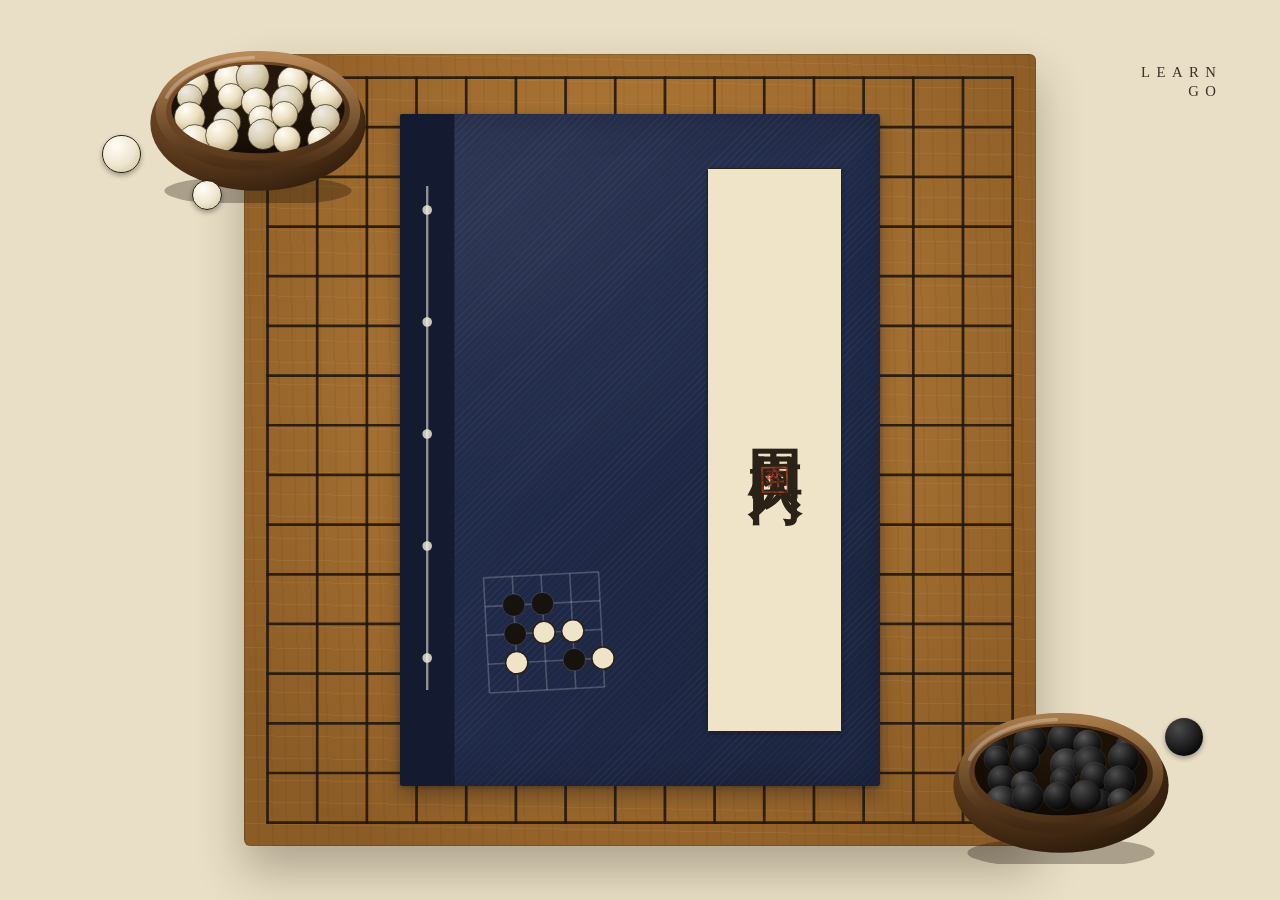
<file: index.html>
<!doctype html>
<html lang="en-AU">
  <head>
    <meta charset="UTF-8" />
    <meta name="viewport" content="width=device-width, initial-scale=1.0" />
    <title>Learn Go: an interactive rulebook</title>
    <link rel="stylesheet" href="./styles.css" />
    <script>
      (function () {
        try {
          var turn = sessionStorage.getItem("learn-go:page-turn");
          if (turn) {
            document.documentElement.setAttribute("data-turn", turn);
            sessionStorage.removeItem("learn-go:page-turn");
          }
        } catch (error) {
          // sessionStorage unavailable: falls back to the default transition.
        }
      })();
    </script>
  </head>
  <body>
    <div class="table-scene" aria-hidden="true">
      <div class="table-scene-surface"></div>
      <div class="table-board">
        <svg class="table-board-grid" viewBox="0 0 100 100" preserveAspectRatio="none">
          <line x1="2" y1="2" x2="2" y2="98" />
          <line x1="8.4" y1="2" x2="8.4" y2="98" />
          <line x1="14.8" y1="2" x2="14.8" y2="98" />
          <line x1="21.2" y1="2" x2="21.2" y2="98" />
          <line x1="27.6" y1="2" x2="27.6" y2="98" />
          <line x1="34" y1="2" x2="34" y2="98" />
          <line x1="40.4" y1="2" x2="40.4" y2="98" />
          <line x1="46.8" y1="2" x2="46.8" y2="98" />
          <line x1="53.2" y1="2" x2="53.2" y2="98" />
          <line x1="59.6" y1="2" x2="59.6" y2="98" />
          <line x1="66" y1="2" x2="66" y2="98" />
          <line x1="72.4" y1="2" x2="72.4" y2="98" />
          <line x1="78.8" y1="2" x2="78.8" y2="98" />
          <line x1="85.2" y1="2" x2="85.2" y2="98" />
          <line x1="91.6" y1="2" x2="91.6" y2="98" />
          <line x1="98" y1="2" x2="98" y2="98" />
          <line x1="2" y1="2" x2="98" y2="2" />
          <line x1="2" y1="8.4" x2="98" y2="8.4" />
          <line x1="2" y1="14.8" x2="98" y2="14.8" />
          <line x1="2" y1="21.2" x2="98" y2="21.2" />
          <line x1="2" y1="27.6" x2="98" y2="27.6" />
          <line x1="2" y1="34" x2="98" y2="34" />
          <line x1="2" y1="40.4" x2="98" y2="40.4" />
          <line x1="2" y1="46.8" x2="98" y2="46.8" />
          <line x1="2" y1="53.2" x2="98" y2="53.2" />
          <line x1="2" y1="59.6" x2="98" y2="59.6" />
          <line x1="2" y1="66" x2="98" y2="66" />
          <line x1="2" y1="72.4" x2="98" y2="72.4" />
          <line x1="2" y1="78.8" x2="98" y2="78.8" />
          <line x1="2" y1="85.2" x2="98" y2="85.2" />
          <line x1="2" y1="91.6" x2="98" y2="91.6" />
          <line x1="2" y1="98" x2="98" y2="98" />
        </svg>
      </div>
      <svg class="table-bowl table-bowl-white" viewBox="0 0 200 150">
        <defs>
          <radialGradient id="bowlBodyWhite" cx="35%" cy="28%" r="75%">
            <stop offset="0%" stop-color="#8a5a30" />
            <stop offset="65%" stop-color="#5c3a1c" />
            <stop offset="100%" stop-color="#38220f" />
          </radialGradient>
          <linearGradient id="bowlRimWhite" x1="0" y1="0" x2="0" y2="1">
            <stop offset="0%" stop-color="#b98957" />
            <stop offset="100%" stop-color="#4a2e15" />
          </linearGradient>
          <radialGradient id="bowlCavityWhite" cx="50%" cy="30%" r="70%">
            <stop offset="0%" stop-color="#2c1c0e" />
            <stop offset="100%" stop-color="#140c05" />
          </radialGradient>
          <radialGradient id="stoneWhiteFill" cx="35%" cy="26%" r="78%">
            <stop offset="0%" stop-color="#fffdf6" />
            <stop offset="55%" stop-color="#ece0c2" />
            <stop offset="100%" stop-color="#bdae86" />
          </radialGradient>
          <clipPath id="bowlCavityClipWhite">
            <ellipse cx="100" cy="70" rx="74" ry="38" />
          </clipPath>
        </defs>
        <ellipse class="table-bowl-shadow" cx="100" cy="140" rx="80" ry="13" />
        <ellipse cx="100" cy="82" rx="92" ry="58" fill="url(#bowlBodyWhite)" />
        <ellipse cx="100" cy="72" rx="83" ry="47" fill="none" stroke="url(#bowlRimWhite)" stroke-width="9" />
        <ellipse cx="100" cy="70" rx="74" ry="38" fill="url(#bowlCavityWhite)" />
        <path class="table-bowl-rim-highlight" d="M 22 60 A 83 47 0 0 1 96 26" />
        <g class="table-bowl-stones-white" clip-path="url(#bowlCavityClipWhite)">
          <circle cx="45.5" cy="49.0" r="12.5" />
          <circle cx="76.1" cy="45.4" r="13.8" />
          <circle cx="95.5" cy="42.7" r="14.1" />
          <circle cx="129.8" cy="47.0" r="13.2" />
          <circle cx="155.5" cy="48.6" r="11.8" />
          <circle cx="41.6" cy="60.0" r="10.9" />
          <circle cx="77.0" cy="59.6" r="11.3" />
          <circle cx="98.3" cy="64.4" r="12.5" />
          <circle cx="125.3" cy="63.6" r="13.8" />
          <circle cx="158.8" cy="59.0" r="14.1" />
          <circle cx="41.7" cy="77.2" r="13.2" />
          <circle cx="73.5" cy="81.2" r="11.8" />
          <circle cx="102.8" cy="78.1" r="10.9" />
          <circle cx="122.7" cy="74.9" r="11.3" />
          <circle cx="157.6" cy="78.8" r="12.6" />
          <circle cx="45.8" cy="97.2" r="13.8" />
          <circle cx="69.2" cy="92.7" r="14.0" />
          <circle cx="104.4" cy="91.6" r="13.1" />
          <circle cx="124.8" cy="96.4" r="11.7" />
          <circle cx="153.2" cy="96.3" r="10.9" />
        </g>
      </svg>
      <svg class="table-bowl table-bowl-black" viewBox="0 0 200 150">
        <defs>
          <radialGradient id="bowlBodyBlack" cx="35%" cy="28%" r="75%">
            <stop offset="0%" stop-color="#7a4d26" />
            <stop offset="65%" stop-color="#4e3116" />
            <stop offset="100%" stop-color="#2e1c0c" />
          </radialGradient>
          <linearGradient id="bowlRimBlack" x1="0" y1="0" x2="0" y2="1">
            <stop offset="0%" stop-color="#a67a49" />
            <stop offset="100%" stop-color="#3f2712" />
          </linearGradient>
          <radialGradient id="bowlCavityBlack" cx="50%" cy="30%" r="70%">
            <stop offset="0%" stop-color="#241609" />
            <stop offset="100%" stop-color="#100a04" />
          </radialGradient>
          <radialGradient id="stoneBlackFill" cx="35%" cy="26%" r="78%">
            <stop offset="0%" stop-color="#4c4c4c" />
            <stop offset="55%" stop-color="#1c1c1c" />
            <stop offset="100%" stop-color="#040404" />
          </radialGradient>
          <clipPath id="bowlCavityClipBlack">
            <ellipse cx="100" cy="70" rx="74" ry="38" />
          </clipPath>
        </defs>
        <ellipse class="table-bowl-shadow" cx="100" cy="140" rx="80" ry="13" />
        <ellipse cx="100" cy="82" rx="92" ry="58" fill="url(#bowlBodyBlack)" />
        <ellipse cx="100" cy="72" rx="83" ry="47" fill="none" stroke="url(#bowlRimBlack)" stroke-width="9" />
        <ellipse cx="100" cy="70" rx="74" ry="38" fill="url(#bowlCavityBlack)" />
        <path class="table-bowl-rim-highlight" d="M 22 60 A 83 47 0 0 1 96 26" />
        <g class="table-bowl-stones-black" clip-path="url(#bowlCavityClipBlack)">
          <circle cx="41.5" cy="49.0" r="13.6" />
          <circle cx="74.0" cy="45.2" r="14.1" />
          <circle cx="102.4" cy="42.7" r="13.4" />
          <circle cx="122.8" cy="47.1" r="12.0" />
          <circle cx="157.9" cy="48.5" r="11.0" />
          <circle cx="45.3" cy="59.9" r="11.1" />
          <circle cx="69.5" cy="59.8" r="12.3" />
          <circle cx="104.5" cy="64.5" r="13.6" />
          <circle cx="124.5" cy="63.4" r="14.1" />
          <circle cx="153.6" cy="58.9" r="13.4" />
          <circle cx="49.4" cy="77.4" r="12.0" />
          <circle cx="68.5" cy="81.3" r="11.0" />
          <circle cx="101.9" cy="78.0" r="11.1" />
          <circle cx="129.0" cy="74.9" r="12.3" />
          <circle cx="150.2" cy="79.0" r="13.6" />
          <circle cx="49.4" cy="97.1" r="14.1" />
          <circle cx="71.8" cy="92.6" r="13.4" />
          <circle cx="97.3" cy="91.7" r="12.0" />
          <circle cx="131.7" cy="96.5" r="11.0" />
          <circle cx="151.2" cy="96.1" r="11.1" />
        </g>
      </svg>
      <div class="table-loose-stone table-loose-stone-white table-loose-stone-white-1"></div>
      <div class="table-loose-stone table-loose-stone-white table-loose-stone-white-2"></div>
      <div class="table-loose-stone table-loose-stone-black table-loose-stone-black-1"></div>
      <div class="table-loose-stone table-loose-stone-black table-loose-stone-black-2"></div>
    </div>
    <main class="cover">
      <h1 class="visually-hidden">Learn Go</h1>
      <!-- The project's English identity, set in the room rather than on the
           book: the book keeps its own Chinese title. Decorative here because
           the h1 above already gives the page its accessible name — repeating
           it would just announce "Learn Go" twice. -->
      <p class="cover-wordmark" aria-hidden="true">
        <span class="cover-wordmark-line">Learn</span>
        <span class="cover-wordmark-line">Go</span>
      </p>
      <nav aria-label="Primary">
        <a class="cover-enter" href="./contents.html">
          <span class="cover-book" aria-hidden="true">
            <svg
              class="cover-book-art"
              viewBox="0 0 300 420"
              preserveAspectRatio="none"
            >
              <defs>
                <filter id="ink-brush" x="-20%" y="-60%" width="140%" height="220%">
                  <feTurbulence type="fractalNoise" baseFrequency="0.05 0.4" numOctaves="2" seed="6" result="noise" />
                  <feDisplacementMap in="SourceGraphic" in2="noise" scale="1.4" xChannelSelector="R" yChannelSelector="G" />
                </filter>
                <!-- Stamped-seal texture: the first pass roughens the edges so
                     no line is mechanically straight, the second turns noise
                     into an alpha mask that lifts small patches of ink out of
                     the impression. Tuned for the size the seal actually
                     renders at on the title slip — roughly 28px — where the
                     strokes are only a couple of pixels wide, so the
                     displacement stays gentle and the gaps stay sparse. A
                     pressed seal is uneven, not shredded, and 弈 has to stay
                     readable. -->
                <filter id="seal-ink" x="-30%" y="-30%" width="160%" height="160%">
                  <feTurbulence type="fractalNoise" baseFrequency="0.55" numOctaves="2" seed="17" result="edge" />
                  <feDisplacementMap
                    in="SourceGraphic"
                    in2="edge"
                    scale="1.1"
                    xChannelSelector="R"
                    yChannelSelector="G"
                    result="rough"
                  />
                  <feTurbulence type="fractalNoise" baseFrequency="0.22" numOctaves="2" seed="5" result="mottle" />
                  <feColorMatrix
                    in="mottle"
                    type="matrix"
                    values="0 0 0 0 0
                            0 0 0 0 0
                            0 0 0 0 0
                            1.6 0 0 0 -0.12"
                    result="gaps"
                  />
                  <feComposite in="rough" in2="gaps" operator="in" />
                </filter>
              </defs>
              <rect class="cover-book-spine" x="0" y="0" width="34" height="420" />
              <g class="cover-book-thread">
                <line x1="17" y1="45" x2="17" y2="360" />
                <circle cx="17" cy="60" r="3" />
                <circle cx="17" cy="130" r="3" />
                <circle cx="17" cy="200" r="3" />
                <circle cx="17" cy="270" r="3" />
                <circle cx="17" cy="340" r="3" />
              </g>
              <!-- A single small kifu fragment — a printed game-record insert,
                   not a board-wide grid (§2). A believable local skirmish of
                   real filled black/white stones, no move numbers. -->
              <g class="cover-kifu" transform="rotate(-3 90 324)">
                <line class="cover-kifu-grid" x1="54" y1="288" x2="54" y2="360" />
                <line class="cover-kifu-grid" x1="72" y1="288" x2="72" y2="360" />
                <line class="cover-kifu-grid" x1="90" y1="288" x2="90" y2="360" />
                <line class="cover-kifu-grid" x1="108" y1="288" x2="108" y2="360" />
                <line class="cover-kifu-grid" x1="126" y1="288" x2="126" y2="360" />
                <line class="cover-kifu-grid" x1="54" y1="288" x2="126" y2="288" />
                <line class="cover-kifu-grid" x1="54" y1="306" x2="126" y2="306" />
                <line class="cover-kifu-grid" x1="54" y1="324" x2="126" y2="324" />
                <line class="cover-kifu-grid" x1="54" y1="342" x2="126" y2="342" />
                <line class="cover-kifu-grid" x1="54" y1="360" x2="126" y2="360" />
                <circle class="cover-kifu-stone-black" cx="72" cy="306" r="7" />
                <circle class="cover-kifu-stone-black" cx="90" cy="306" r="7" />
                <circle class="cover-kifu-stone-white" cx="90" cy="324" r="7" />
                <circle class="cover-kifu-stone-white" cx="108" cy="324" r="7" />
                <circle class="cover-kifu-stone-black" cx="72" cy="324" r="7" />
                <circle class="cover-kifu-stone-white" cx="72" cy="342" r="7" />
                <circle class="cover-kifu-stone-black" cx="108" cy="342" r="7" />
                <circle class="cover-kifu-stone-white" cx="126" cy="342" r="7" />
              </g>
            </svg>
            <span class="cover-book-label">
              <span class="cover-book-label-text">围棋入门</span>
              <!-- The collector's seal belongs to the title slip, not to the
                   cloth: printed below 门 on the same piece of paper, so it
                   stays with the title at every viewport. Set a little off
                   square, the way a hand-pressed seal never quite lands
                   straight. 弈 — to play (a game of Go). -->
              <svg class="cover-seal" viewBox="0 0 46 46" aria-hidden="true" focusable="false">
                <g transform="rotate(-2.5 23 23)">
                  <path class="cover-seal-border" d="M 2.6 2.2 L 43.4 3.1 L 42.8 43.8 L 2.1 42.6 Z" />
                  <text class="cover-seal-glyph" x="23" y="24">弈</text>
                </g>
              </svg>
            </span>
          </span>
        </a>
      </nav>
    </main>
    <script>
      (function () {
        var link = document.querySelector(".cover-enter");
        if (!link) return;
        link.addEventListener("click", function () {
          try {
            sessionStorage.setItem("learn-go:page-turn", "open");
          } catch (error) {
            // sessionStorage unavailable: falls back to the default transition.
          }
        });
      })();
    </script>
  </body>
</html>
</file>
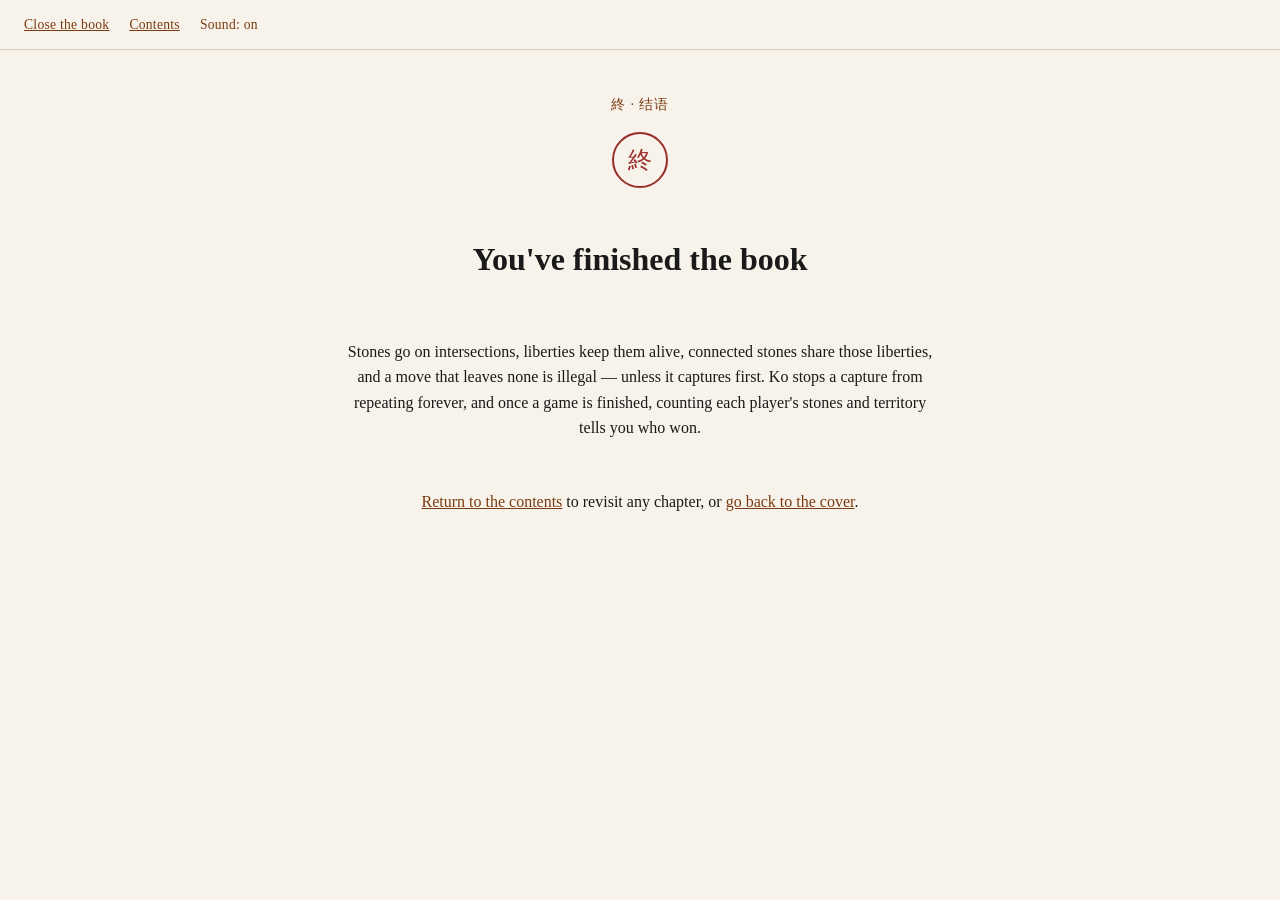
<file: closing.html>
<!doctype html>
<html lang="en-AU">
  <head>
    <meta charset="UTF-8" />
    <meta name="viewport" content="width=device-width, initial-scale=1.0" />
    <title>Closing — Learn Go</title>
    <link rel="stylesheet" href="./styles.css" />
    <script>
      (function () {
        try {
          var turn = sessionStorage.getItem("learn-go:page-turn");
          if (turn) {
            document.documentElement.setAttribute("data-turn", turn);
            sessionStorage.removeItem("learn-go:page-turn");
          }
        } catch (error) {
          // sessionStorage unavailable: falls back to the default transition.
        }
      })();
    </script>
  </head>
  <body>
    <header>
      <nav aria-label="Primary">
        <a href="./">Close the book</a>
        <a href="./contents.html">Contents</a>
        <button type="button" id="sound-toggle" class="sound-toggle" aria-pressed="false">Sound: on</button>
      </nav>
    </header>
    <main class="closing">
      <p class="chapter-kicker">終 · 结语</p>
      <div class="closing-seal" aria-hidden="true">終</div>
      <h1>You've finished the book</h1>
      <p>
        Stones go on intersections, liberties keep them alive, connected
        stones share those liberties, and a move that leaves none is illegal
        &mdash; unless it captures first. Ko stops a capture from repeating
        forever, and once a game is finished, counting each player's stones
        and territory tells you who won.
      </p>
      <p>
        <a href="./contents.html">Return to the contents</a> to revisit any
        chapter, or <a href="./">go back to the cover</a>.
      </p>
    </main>
    <footer>
      <nav id="book-nav" aria-label="Chapter navigation"></nav>
    </footer>
    <script type="module">
      import { mountSoundToggle } from "./audio.ts";
      import { mount } from "./book-nav.ts";
      mount("closing", document.querySelector("#book-nav"));
      mountSoundToggle(document.querySelector("#sound-toggle"));
    </script>
  </body>
</html>
</file>
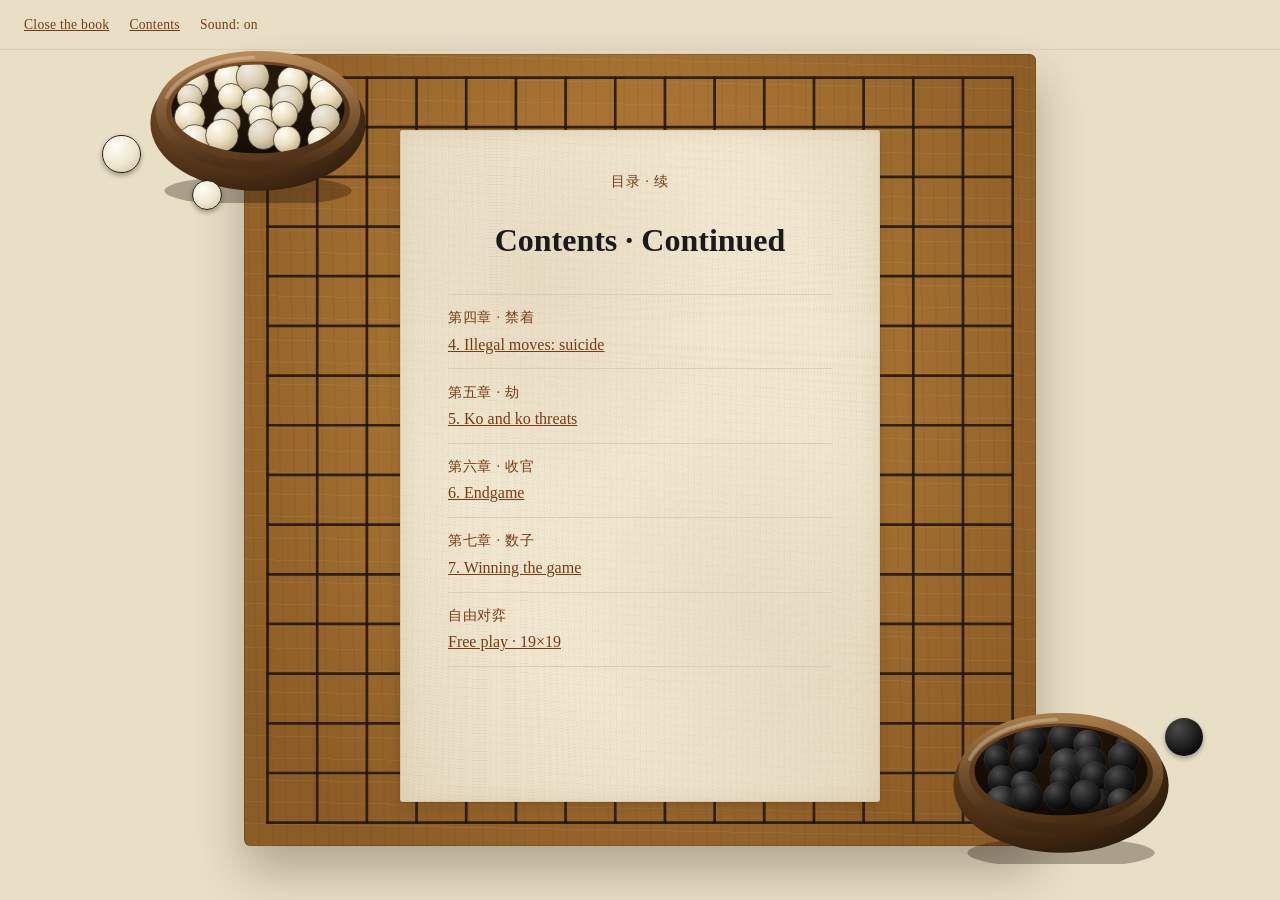
<file: contents-2.html>
<!doctype html>
<html lang="en-AU">
  <head>
    <meta charset="UTF-8" />
    <meta name="viewport" content="width=device-width, initial-scale=1.0" />
    <title>Contents — Learn Go</title>
    <link rel="stylesheet" href="./styles.css" />
    <script>
      (function () {
        try {
          var turn = sessionStorage.getItem("learn-go:page-turn");
          if (turn) {
            document.documentElement.setAttribute("data-turn", turn);
            sessionStorage.removeItem("learn-go:page-turn");
          }
        } catch (error) {
          // sessionStorage unavailable: falls back to the default transition.
        }
      })();
    </script>
  </head>
  <body>
    <div class="table-scene" aria-hidden="true">
      <div class="table-scene-surface"></div>
      <div class="table-board">
        <svg class="table-board-grid" viewBox="0 0 100 100" preserveAspectRatio="none">
          <line x1="2" y1="2" x2="2" y2="98" />
          <line x1="8.4" y1="2" x2="8.4" y2="98" />
          <line x1="14.8" y1="2" x2="14.8" y2="98" />
          <line x1="21.2" y1="2" x2="21.2" y2="98" />
          <line x1="27.6" y1="2" x2="27.6" y2="98" />
          <line x1="34" y1="2" x2="34" y2="98" />
          <line x1="40.4" y1="2" x2="40.4" y2="98" />
          <line x1="46.8" y1="2" x2="46.8" y2="98" />
          <line x1="53.2" y1="2" x2="53.2" y2="98" />
          <line x1="59.6" y1="2" x2="59.6" y2="98" />
          <line x1="66" y1="2" x2="66" y2="98" />
          <line x1="72.4" y1="2" x2="72.4" y2="98" />
          <line x1="78.8" y1="2" x2="78.8" y2="98" />
          <line x1="85.2" y1="2" x2="85.2" y2="98" />
          <line x1="91.6" y1="2" x2="91.6" y2="98" />
          <line x1="98" y1="2" x2="98" y2="98" />
          <line x1="2" y1="2" x2="98" y2="2" />
          <line x1="2" y1="8.4" x2="98" y2="8.4" />
          <line x1="2" y1="14.8" x2="98" y2="14.8" />
          <line x1="2" y1="21.2" x2="98" y2="21.2" />
          <line x1="2" y1="27.6" x2="98" y2="27.6" />
          <line x1="2" y1="34" x2="98" y2="34" />
          <line x1="2" y1="40.4" x2="98" y2="40.4" />
          <line x1="2" y1="46.8" x2="98" y2="46.8" />
          <line x1="2" y1="53.2" x2="98" y2="53.2" />
          <line x1="2" y1="59.6" x2="98" y2="59.6" />
          <line x1="2" y1="66" x2="98" y2="66" />
          <line x1="2" y1="72.4" x2="98" y2="72.4" />
          <line x1="2" y1="78.8" x2="98" y2="78.8" />
          <line x1="2" y1="85.2" x2="98" y2="85.2" />
          <line x1="2" y1="91.6" x2="98" y2="91.6" />
          <line x1="2" y1="98" x2="98" y2="98" />
        </svg>
      </div>
      <svg class="table-bowl table-bowl-white" viewBox="0 0 200 150">
        <defs>
          <radialGradient id="bowlBodyWhite" cx="35%" cy="28%" r="75%">
            <stop offset="0%" stop-color="#8a5a30" />
            <stop offset="65%" stop-color="#5c3a1c" />
            <stop offset="100%" stop-color="#38220f" />
          </radialGradient>
          <linearGradient id="bowlRimWhite" x1="0" y1="0" x2="0" y2="1">
            <stop offset="0%" stop-color="#b98957" />
            <stop offset="100%" stop-color="#4a2e15" />
          </linearGradient>
          <radialGradient id="bowlCavityWhite" cx="50%" cy="30%" r="70%">
            <stop offset="0%" stop-color="#2c1c0e" />
            <stop offset="100%" stop-color="#140c05" />
          </radialGradient>
          <radialGradient id="stoneWhiteFill" cx="35%" cy="26%" r="78%">
            <stop offset="0%" stop-color="#fffdf6" />
            <stop offset="55%" stop-color="#ece0c2" />
            <stop offset="100%" stop-color="#bdae86" />
          </radialGradient>
          <clipPath id="bowlCavityClipWhite">
            <ellipse cx="100" cy="70" rx="74" ry="38" />
          </clipPath>
        </defs>
        <ellipse class="table-bowl-shadow" cx="100" cy="140" rx="80" ry="13" />
        <ellipse cx="100" cy="82" rx="92" ry="58" fill="url(#bowlBodyWhite)" />
        <ellipse cx="100" cy="72" rx="83" ry="47" fill="none" stroke="url(#bowlRimWhite)" stroke-width="9" />
        <ellipse cx="100" cy="70" rx="74" ry="38" fill="url(#bowlCavityWhite)" />
        <path class="table-bowl-rim-highlight" d="M 22 60 A 83 47 0 0 1 96 26" />
        <g class="table-bowl-stones-white" clip-path="url(#bowlCavityClipWhite)">
          <circle cx="45.5" cy="49.0" r="12.5" />
          <circle cx="76.1" cy="45.4" r="13.8" />
          <circle cx="95.5" cy="42.7" r="14.1" />
          <circle cx="129.8" cy="47.0" r="13.2" />
          <circle cx="155.5" cy="48.6" r="11.8" />
          <circle cx="41.6" cy="60.0" r="10.9" />
          <circle cx="77.0" cy="59.6" r="11.3" />
          <circle cx="98.3" cy="64.4" r="12.5" />
          <circle cx="125.3" cy="63.6" r="13.8" />
          <circle cx="158.8" cy="59.0" r="14.1" />
          <circle cx="41.7" cy="77.2" r="13.2" />
          <circle cx="73.5" cy="81.2" r="11.8" />
          <circle cx="102.8" cy="78.1" r="10.9" />
          <circle cx="122.7" cy="74.9" r="11.3" />
          <circle cx="157.6" cy="78.8" r="12.6" />
          <circle cx="45.8" cy="97.2" r="13.8" />
          <circle cx="69.2" cy="92.7" r="14.0" />
          <circle cx="104.4" cy="91.6" r="13.1" />
          <circle cx="124.8" cy="96.4" r="11.7" />
          <circle cx="153.2" cy="96.3" r="10.9" />
        </g>
      </svg>
      <svg class="table-bowl table-bowl-black" viewBox="0 0 200 150">
        <defs>
          <radialGradient id="bowlBodyBlack" cx="35%" cy="28%" r="75%">
            <stop offset="0%" stop-color="#7a4d26" />
            <stop offset="65%" stop-color="#4e3116" />
            <stop offset="100%" stop-color="#2e1c0c" />
          </radialGradient>
          <linearGradient id="bowlRimBlack" x1="0" y1="0" x2="0" y2="1">
            <stop offset="0%" stop-color="#a67a49" />
            <stop offset="100%" stop-color="#3f2712" />
          </linearGradient>
          <radialGradient id="bowlCavityBlack" cx="50%" cy="30%" r="70%">
            <stop offset="0%" stop-color="#241609" />
            <stop offset="100%" stop-color="#100a04" />
          </radialGradient>
          <radialGradient id="stoneBlackFill" cx="35%" cy="26%" r="78%">
            <stop offset="0%" stop-color="#4c4c4c" />
            <stop offset="55%" stop-color="#1c1c1c" />
            <stop offset="100%" stop-color="#040404" />
          </radialGradient>
          <clipPath id="bowlCavityClipBlack">
            <ellipse cx="100" cy="70" rx="74" ry="38" />
          </clipPath>
        </defs>
        <ellipse class="table-bowl-shadow" cx="100" cy="140" rx="80" ry="13" />
        <ellipse cx="100" cy="82" rx="92" ry="58" fill="url(#bowlBodyBlack)" />
        <ellipse cx="100" cy="72" rx="83" ry="47" fill="none" stroke="url(#bowlRimBlack)" stroke-width="9" />
        <ellipse cx="100" cy="70" rx="74" ry="38" fill="url(#bowlCavityBlack)" />
        <path class="table-bowl-rim-highlight" d="M 22 60 A 83 47 0 0 1 96 26" />
        <g class="table-bowl-stones-black" clip-path="url(#bowlCavityClipBlack)">
          <circle cx="41.5" cy="49.0" r="13.6" />
          <circle cx="74.0" cy="45.2" r="14.1" />
          <circle cx="102.4" cy="42.7" r="13.4" />
          <circle cx="122.8" cy="47.1" r="12.0" />
          <circle cx="157.9" cy="48.5" r="11.0" />
          <circle cx="45.3" cy="59.9" r="11.1" />
          <circle cx="69.5" cy="59.8" r="12.3" />
          <circle cx="104.5" cy="64.5" r="13.6" />
          <circle cx="124.5" cy="63.4" r="14.1" />
          <circle cx="153.6" cy="58.9" r="13.4" />
          <circle cx="49.4" cy="77.4" r="12.0" />
          <circle cx="68.5" cy="81.3" r="11.0" />
          <circle cx="101.9" cy="78.0" r="11.1" />
          <circle cx="129.0" cy="74.9" r="12.3" />
          <circle cx="150.2" cy="79.0" r="13.6" />
          <circle cx="49.4" cy="97.1" r="14.1" />
          <circle cx="71.8" cy="92.6" r="13.4" />
          <circle cx="97.3" cy="91.7" r="12.0" />
          <circle cx="131.7" cy="96.5" r="11.0" />
          <circle cx="151.2" cy="96.1" r="11.1" />
        </g>
      </svg>
      <div class="table-loose-stone table-loose-stone-white table-loose-stone-white-1"></div>
      <div class="table-loose-stone table-loose-stone-white table-loose-stone-white-2"></div>
      <div class="table-loose-stone table-loose-stone-black table-loose-stone-black-1"></div>
      <div class="table-loose-stone table-loose-stone-black table-loose-stone-black-2"></div>
    </div>
    <header>
      <nav aria-label="Primary">
        <a href="./">Close the book</a>
        <a href="./contents.html">Contents</a>
        <button type="button" id="sound-toggle" class="sound-toggle" aria-pressed="false">Sound: on</button>
      </nav>
    </header>
    <main class="book-open-shell">
      <div class="book-open leaf">
        <div class="book-open-heading">
          <p class="chapter-kicker">目录 · 续</p>
          <h1>Contents · Continued</h1>
        </div>
        <ol class="contents-list">
          <li>
            <div class="contents-entry">
              <span class="chapter-kicker">第四章 · 禁着</span>
              <a href="./lessons/illegal-moves.html">4. Illegal moves: suicide</a>
            </div>
          </li>
          <li>
            <div class="contents-entry">
              <span class="chapter-kicker">第五章 · 劫</span>
              <a href="./lessons/ko.html">5. Ko and ko threats</a>
            </div>
          </li>
          <li>
            <div class="contents-entry">
              <span class="chapter-kicker">第六章 · 收官</span>
              <a href="./lessons/endgame.html">6. Endgame</a>
            </div>
          </li>
          <li>
            <div class="contents-entry">
              <span class="chapter-kicker">第七章 · 数子</span>
              <a href="./lessons/scoring.html">7. Winning the game</a>
            </div>
          </li>
          <li>
            <div class="contents-entry">
              <span class="chapter-kicker">自由对弈</span>
              <a href="./free-play.html">Free play · 19×19</a>
            </div>
          </li>
        </ol>
        <div class="page-turn-corner page-turn-corner-prev" id="page-turn-prev"></div>
        <div class="page-turn-corner page-turn-corner-next" id="page-turn-next"></div>
      </div>
    </main>
    <script type="module">
      import { mountSoundToggle } from "./audio.ts";
      import { mountPageTurn } from "./book-nav.ts";

      mountPageTurn("contents-2", document.querySelector("#page-turn-prev"), "prev", "‹ 前页");
      mountPageTurn("contents-2", document.querySelector("#page-turn-next"), "next", "序章 ›");
      mountSoundToggle(document.querySelector("#sound-toggle"));
    </script>
  </body>
</html>
</file>
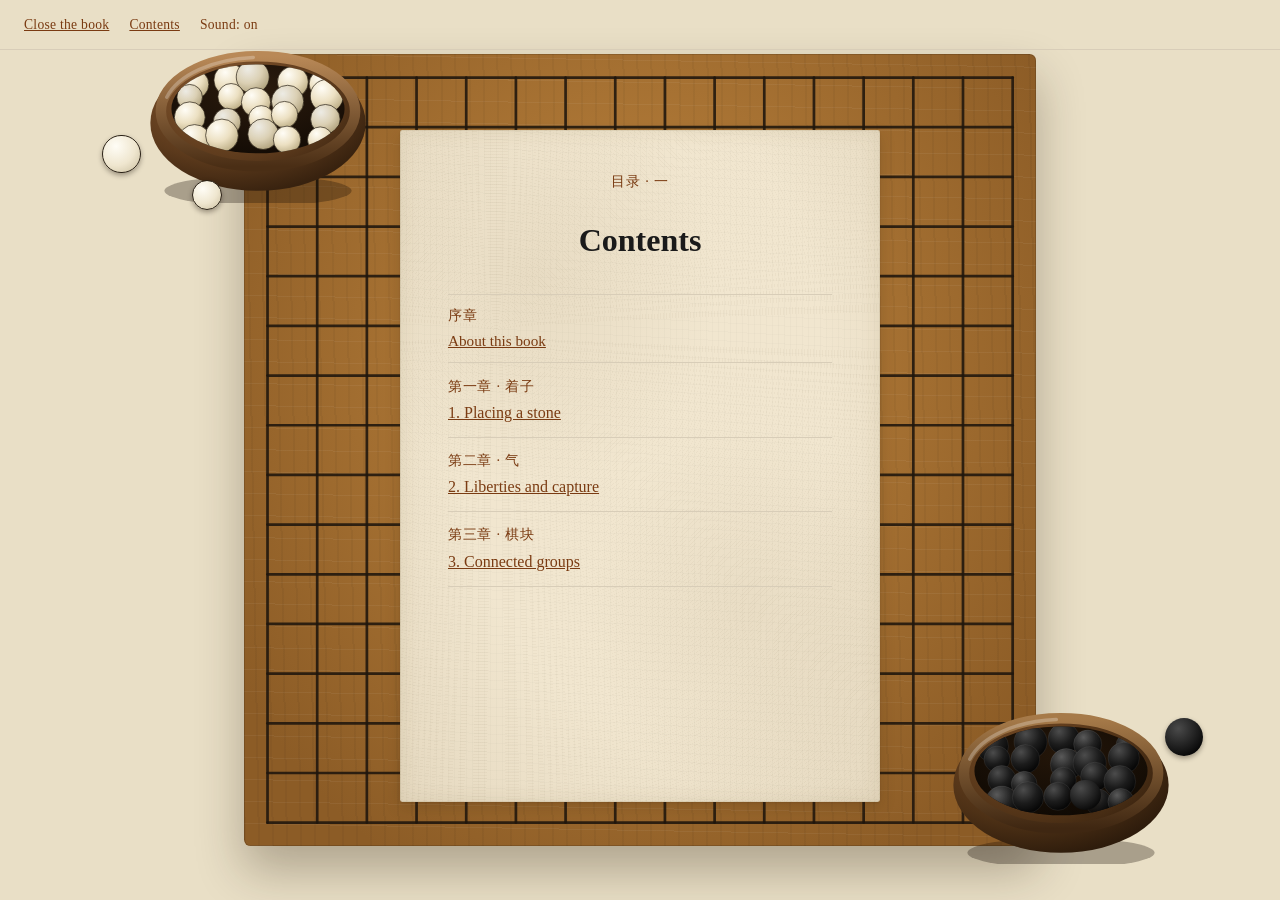
<file: contents.html>
<!doctype html>
<html lang="en-AU">
  <head>
    <meta charset="UTF-8" />
    <meta name="viewport" content="width=device-width, initial-scale=1.0" />
    <title>Contents — Learn Go</title>
    <link rel="stylesheet" href="./styles.css" />
    <script>
      (function () {
        try {
          var turn = sessionStorage.getItem("learn-go:page-turn");
          if (turn) {
            document.documentElement.setAttribute("data-turn", turn);
            sessionStorage.removeItem("learn-go:page-turn");
          }
        } catch (error) {
          // sessionStorage unavailable: falls back to the default transition.
        }
      })();
    </script>
  </head>
  <body>
    <div class="table-scene" aria-hidden="true">
      <div class="table-scene-surface"></div>
      <div class="table-board">
        <svg class="table-board-grid" viewBox="0 0 100 100" preserveAspectRatio="none">
          <line x1="2" y1="2" x2="2" y2="98" />
          <line x1="8.4" y1="2" x2="8.4" y2="98" />
          <line x1="14.8" y1="2" x2="14.8" y2="98" />
          <line x1="21.2" y1="2" x2="21.2" y2="98" />
          <line x1="27.6" y1="2" x2="27.6" y2="98" />
          <line x1="34" y1="2" x2="34" y2="98" />
          <line x1="40.4" y1="2" x2="40.4" y2="98" />
          <line x1="46.8" y1="2" x2="46.8" y2="98" />
          <line x1="53.2" y1="2" x2="53.2" y2="98" />
          <line x1="59.6" y1="2" x2="59.6" y2="98" />
          <line x1="66" y1="2" x2="66" y2="98" />
          <line x1="72.4" y1="2" x2="72.4" y2="98" />
          <line x1="78.8" y1="2" x2="78.8" y2="98" />
          <line x1="85.2" y1="2" x2="85.2" y2="98" />
          <line x1="91.6" y1="2" x2="91.6" y2="98" />
          <line x1="98" y1="2" x2="98" y2="98" />
          <line x1="2" y1="2" x2="98" y2="2" />
          <line x1="2" y1="8.4" x2="98" y2="8.4" />
          <line x1="2" y1="14.8" x2="98" y2="14.8" />
          <line x1="2" y1="21.2" x2="98" y2="21.2" />
          <line x1="2" y1="27.6" x2="98" y2="27.6" />
          <line x1="2" y1="34" x2="98" y2="34" />
          <line x1="2" y1="40.4" x2="98" y2="40.4" />
          <line x1="2" y1="46.8" x2="98" y2="46.8" />
          <line x1="2" y1="53.2" x2="98" y2="53.2" />
          <line x1="2" y1="59.6" x2="98" y2="59.6" />
          <line x1="2" y1="66" x2="98" y2="66" />
          <line x1="2" y1="72.4" x2="98" y2="72.4" />
          <line x1="2" y1="78.8" x2="98" y2="78.8" />
          <line x1="2" y1="85.2" x2="98" y2="85.2" />
          <line x1="2" y1="91.6" x2="98" y2="91.6" />
          <line x1="2" y1="98" x2="98" y2="98" />
        </svg>
      </div>
      <svg class="table-bowl table-bowl-white" viewBox="0 0 200 150">
        <defs>
          <radialGradient id="bowlBodyWhite" cx="35%" cy="28%" r="75%">
            <stop offset="0%" stop-color="#8a5a30" />
            <stop offset="65%" stop-color="#5c3a1c" />
            <stop offset="100%" stop-color="#38220f" />
          </radialGradient>
          <linearGradient id="bowlRimWhite" x1="0" y1="0" x2="0" y2="1">
            <stop offset="0%" stop-color="#b98957" />
            <stop offset="100%" stop-color="#4a2e15" />
          </linearGradient>
          <radialGradient id="bowlCavityWhite" cx="50%" cy="30%" r="70%">
            <stop offset="0%" stop-color="#2c1c0e" />
            <stop offset="100%" stop-color="#140c05" />
          </radialGradient>
          <radialGradient id="stoneWhiteFill" cx="35%" cy="26%" r="78%">
            <stop offset="0%" stop-color="#fffdf6" />
            <stop offset="55%" stop-color="#ece0c2" />
            <stop offset="100%" stop-color="#bdae86" />
          </radialGradient>
          <clipPath id="bowlCavityClipWhite">
            <ellipse cx="100" cy="70" rx="74" ry="38" />
          </clipPath>
        </defs>
        <ellipse class="table-bowl-shadow" cx="100" cy="140" rx="80" ry="13" />
        <ellipse cx="100" cy="82" rx="92" ry="58" fill="url(#bowlBodyWhite)" />
        <ellipse cx="100" cy="72" rx="83" ry="47" fill="none" stroke="url(#bowlRimWhite)" stroke-width="9" />
        <ellipse cx="100" cy="70" rx="74" ry="38" fill="url(#bowlCavityWhite)" />
        <path class="table-bowl-rim-highlight" d="M 22 60 A 83 47 0 0 1 96 26" />
        <g class="table-bowl-stones-white" clip-path="url(#bowlCavityClipWhite)">
          <circle cx="45.5" cy="49.0" r="12.5" />
          <circle cx="76.1" cy="45.4" r="13.8" />
          <circle cx="95.5" cy="42.7" r="14.1" />
          <circle cx="129.8" cy="47.0" r="13.2" />
          <circle cx="155.5" cy="48.6" r="11.8" />
          <circle cx="41.6" cy="60.0" r="10.9" />
          <circle cx="77.0" cy="59.6" r="11.3" />
          <circle cx="98.3" cy="64.4" r="12.5" />
          <circle cx="125.3" cy="63.6" r="13.8" />
          <circle cx="158.8" cy="59.0" r="14.1" />
          <circle cx="41.7" cy="77.2" r="13.2" />
          <circle cx="73.5" cy="81.2" r="11.8" />
          <circle cx="102.8" cy="78.1" r="10.9" />
          <circle cx="122.7" cy="74.9" r="11.3" />
          <circle cx="157.6" cy="78.8" r="12.6" />
          <circle cx="45.8" cy="97.2" r="13.8" />
          <circle cx="69.2" cy="92.7" r="14.0" />
          <circle cx="104.4" cy="91.6" r="13.1" />
          <circle cx="124.8" cy="96.4" r="11.7" />
          <circle cx="153.2" cy="96.3" r="10.9" />
        </g>
      </svg>
      <svg class="table-bowl table-bowl-black" viewBox="0 0 200 150">
        <defs>
          <radialGradient id="bowlBodyBlack" cx="35%" cy="28%" r="75%">
            <stop offset="0%" stop-color="#7a4d26" />
            <stop offset="65%" stop-color="#4e3116" />
            <stop offset="100%" stop-color="#2e1c0c" />
          </radialGradient>
          <linearGradient id="bowlRimBlack" x1="0" y1="0" x2="0" y2="1">
            <stop offset="0%" stop-color="#a67a49" />
            <stop offset="100%" stop-color="#3f2712" />
          </linearGradient>
          <radialGradient id="bowlCavityBlack" cx="50%" cy="30%" r="70%">
            <stop offset="0%" stop-color="#241609" />
            <stop offset="100%" stop-color="#100a04" />
          </radialGradient>
          <radialGradient id="stoneBlackFill" cx="35%" cy="26%" r="78%">
            <stop offset="0%" stop-color="#4c4c4c" />
            <stop offset="55%" stop-color="#1c1c1c" />
            <stop offset="100%" stop-color="#040404" />
          </radialGradient>
          <clipPath id="bowlCavityClipBlack">
            <ellipse cx="100" cy="70" rx="74" ry="38" />
          </clipPath>
        </defs>
        <ellipse class="table-bowl-shadow" cx="100" cy="140" rx="80" ry="13" />
        <ellipse cx="100" cy="82" rx="92" ry="58" fill="url(#bowlBodyBlack)" />
        <ellipse cx="100" cy="72" rx="83" ry="47" fill="none" stroke="url(#bowlRimBlack)" stroke-width="9" />
        <ellipse cx="100" cy="70" rx="74" ry="38" fill="url(#bowlCavityBlack)" />
        <path class="table-bowl-rim-highlight" d="M 22 60 A 83 47 0 0 1 96 26" />
        <g class="table-bowl-stones-black" clip-path="url(#bowlCavityClipBlack)">
          <circle cx="41.5" cy="49.0" r="13.6" />
          <circle cx="74.0" cy="45.2" r="14.1" />
          <circle cx="102.4" cy="42.7" r="13.4" />
          <circle cx="122.8" cy="47.1" r="12.0" />
          <circle cx="157.9" cy="48.5" r="11.0" />
          <circle cx="45.3" cy="59.9" r="11.1" />
          <circle cx="69.5" cy="59.8" r="12.3" />
          <circle cx="104.5" cy="64.5" r="13.6" />
          <circle cx="124.5" cy="63.4" r="14.1" />
          <circle cx="153.6" cy="58.9" r="13.4" />
          <circle cx="49.4" cy="77.4" r="12.0" />
          <circle cx="68.5" cy="81.3" r="11.0" />
          <circle cx="101.9" cy="78.0" r="11.1" />
          <circle cx="129.0" cy="74.9" r="12.3" />
          <circle cx="150.2" cy="79.0" r="13.6" />
          <circle cx="49.4" cy="97.1" r="14.1" />
          <circle cx="71.8" cy="92.6" r="13.4" />
          <circle cx="97.3" cy="91.7" r="12.0" />
          <circle cx="131.7" cy="96.5" r="11.0" />
          <circle cx="151.2" cy="96.1" r="11.1" />
        </g>
      </svg>
      <div class="table-loose-stone table-loose-stone-white table-loose-stone-white-1"></div>
      <div class="table-loose-stone table-loose-stone-white table-loose-stone-white-2"></div>
      <div class="table-loose-stone table-loose-stone-black table-loose-stone-black-1"></div>
      <div class="table-loose-stone table-loose-stone-black table-loose-stone-black-2"></div>
    </div>
    <header>
      <nav aria-label="Primary">
        <a href="./">Close the book</a>
        <a href="./contents.html">Contents</a>
        <button type="button" id="sound-toggle" class="sound-toggle" aria-pressed="false">Sound: on</button>
      </nav>
    </header>
    <main class="book-open-shell">
      <div class="book-open leaf">
        <div class="book-open-heading">
          <p class="chapter-kicker">目录 · 一</p>
          <h1>Contents</h1>
        </div>
        <ol class="contents-list">
          <li class="contents-prologue">
            <div class="contents-entry">
              <span class="chapter-kicker">序章</span>
              <a href="./prologue.html">About this book</a>
            </div>
          </li>
          <li>
            <div class="contents-entry">
              <span class="chapter-kicker">第一章 · 着子</span>
              <a href="./lessons/placing-stones.html">1. Placing a stone</a>
            </div>
          </li>
          <li>
            <div class="contents-entry">
              <span class="chapter-kicker">第二章 · 气</span>
              <a href="./lessons/liberties-and-capture.html">2. Liberties and capture</a>
            </div>
          </li>
          <li>
            <div class="contents-entry">
              <span class="chapter-kicker">第三章 · 棋块</span>
              <a href="./lessons/connected-groups.html">3. Connected groups</a>
            </div>
          </li>
        </ol>
        <div class="page-turn-corner page-turn-corner-next" id="page-turn-next"></div>
      </div>
    </main>
    <script type="module">
      import { mountSoundToggle } from "./audio.ts";
      import { mountPageTurn } from "./book-nav.ts";

      mountPageTurn("contents", document.querySelector("#page-turn-next"), "next", "续 ›");
      mountSoundToggle(document.querySelector("#sound-toggle"));
    </script>
  </body>
</html>
</file>
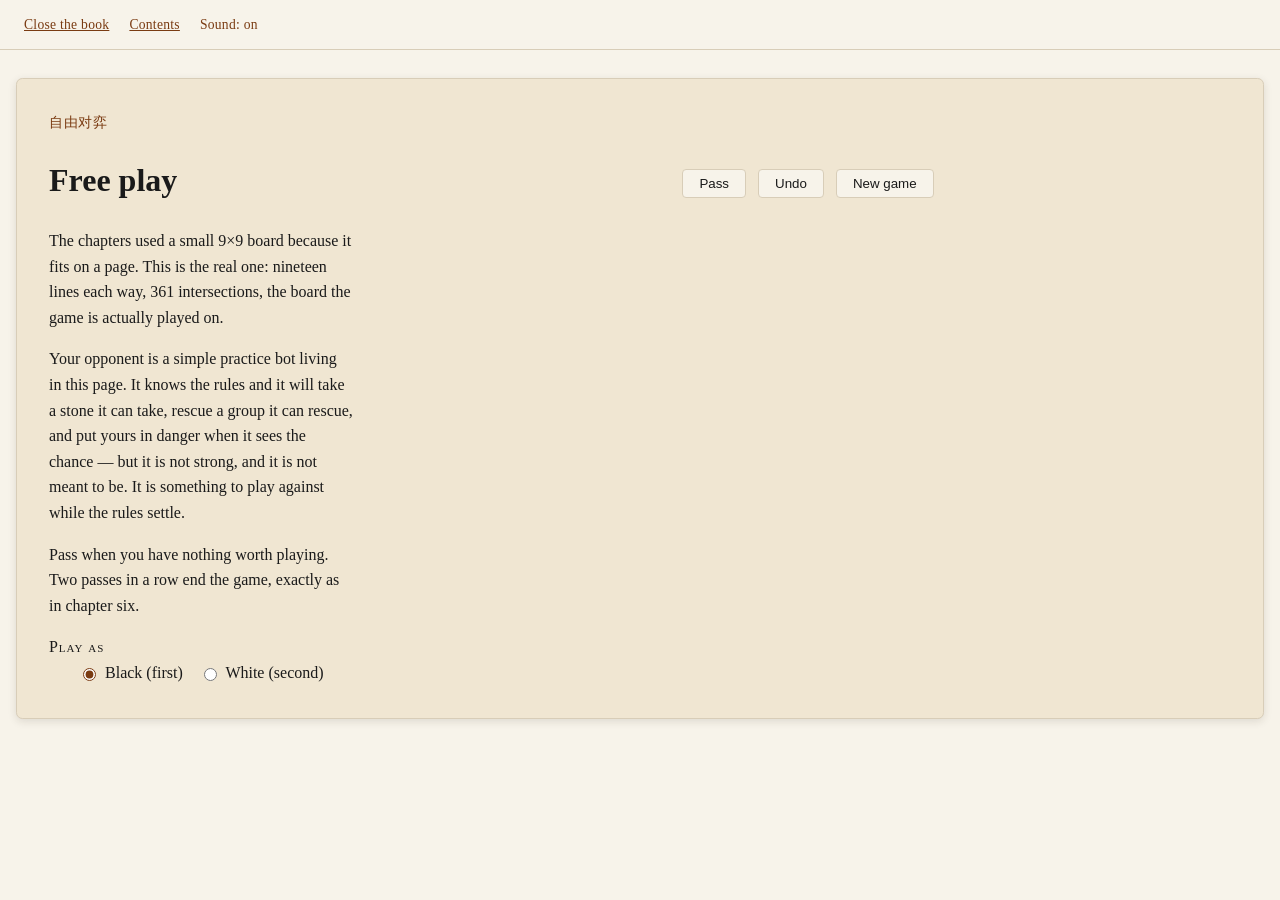
<file: free-play.html>
<!doctype html>
<html lang="en-AU">
  <head>
    <meta charset="UTF-8" />
    <meta name="viewport" content="width=device-width, initial-scale=1.0" />
    <title>Free play — Learn Go</title>
    <link rel="stylesheet" href="./styles.css" />
    <script>
      (function () {
        try {
          var turn = sessionStorage.getItem("learn-go:page-turn");
          if (turn) {
            document.documentElement.setAttribute("data-turn", turn);
            sessionStorage.removeItem("learn-go:page-turn");
          }
        } catch (error) {
          // sessionStorage unavailable: falls back to the default transition.
        }
      })();
    </script>
  </head>
  <body>
    <header>
      <nav aria-label="Primary">
        <a href="./">Close the book</a>
        <a href="./contents.html">Contents</a>
        <button type="button" id="sound-toggle" class="sound-toggle" aria-pressed="false">Sound: on</button>
      </nav>
    </header>
    <main class="spread free-play">
      <div class="spread-text">
        <p class="chapter-kicker">自由对弈</p>
        <h1>Free play</h1>
        <p>
          The chapters used a small 9&times;9 board because it fits on a
          page. This is the real one: nineteen lines each way, 361
          intersections, the board the game is actually played on.
        </p>
        <p>
          Your opponent is a simple practice bot living in this page. It
          knows the rules and it will take a stone it can take, rescue a
          group it can rescue, and put yours in danger when it sees the
          chance &mdash; but it is not strong, and it is not meant to be. It
          is something to play against while the rules settle.
        </p>
        <p>
          Pass when you have nothing worth playing. Two passes in a row end
          the game, exactly as in chapter six.
        </p>
        <fieldset class="free-play-colours">
          <legend>Play as</legend>
          <label>
            <input type="radio" name="free-play-colour" value="black" checked />
            Black (first)
          </label>
          <label>
            <input type="radio" name="free-play-colour" value="white" />
            White (second)
          </label>
        </fieldset>
      </div>
      <div class="spread-board">
        <div id="board"></div>
        <p id="free-play-status" class="free-play-status" aria-live="polite"></p>
        <div class="lesson-controls">
          <button type="button" id="free-play-pass" class="go-board-reset">Pass</button>
          <button type="button" id="free-play-undo" class="go-board-reset">Undo</button>
          <button type="button" id="free-play-new" class="go-board-reset">New game</button>
        </div>
        <p id="free-play-result" class="free-play-result" aria-live="polite"></p>
      </div>
    </main>
    <footer>
      <nav id="book-nav" aria-label="Chapter navigation"></nav>
    </footer>
    <script type="module" src="./free-play.ts"></script>
    <script type="module">
      import { mountSoundToggle } from "./audio.ts";
      import { mount } from "./book-nav.ts";
      mount("free-play", document.querySelector("#book-nav"));
      mountSoundToggle(document.querySelector("#sound-toggle"));
    </script>
  </body>
</html>
</file>
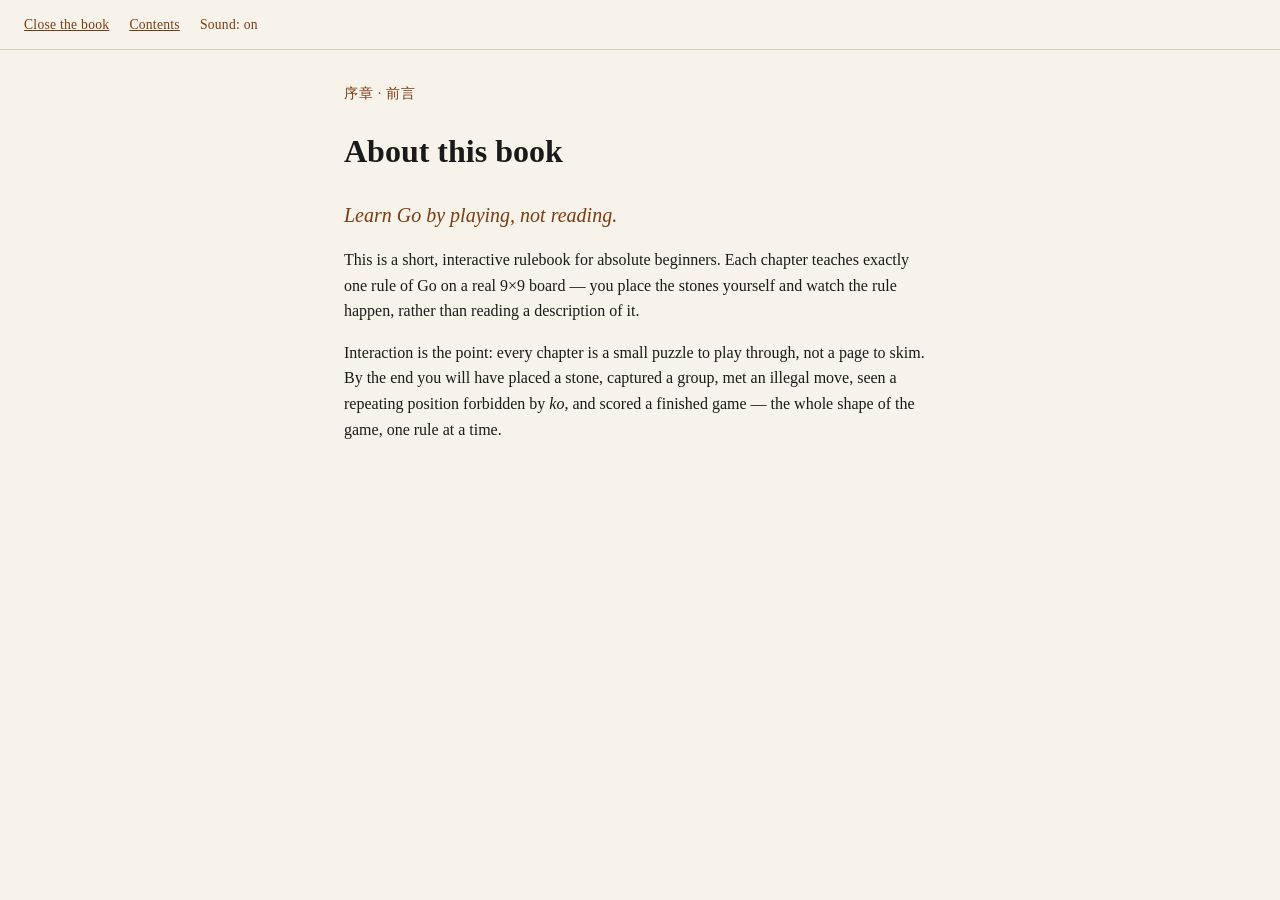
<file: prologue.html>
<!doctype html>
<html lang="en-AU">
  <head>
    <meta charset="UTF-8" />
    <meta name="viewport" content="width=device-width, initial-scale=1.0" />
    <title>Prologue — Learn Go</title>
    <link rel="stylesheet" href="./styles.css" />
    <script>
      (function () {
        try {
          var turn = sessionStorage.getItem("learn-go:page-turn");
          if (turn) {
            document.documentElement.setAttribute("data-turn", turn);
            sessionStorage.removeItem("learn-go:page-turn");
          }
        } catch (error) {
          // sessionStorage unavailable: falls back to the default transition.
        }
      })();
    </script>
  </head>
  <body>
    <header>
      <nav aria-label="Primary">
        <a href="./">Close the book</a>
        <a href="./contents.html">Contents</a>
        <button type="button" id="sound-toggle" class="sound-toggle" aria-pressed="false">Sound: on</button>
      </nav>
    </header>
    <main>
      <p class="chapter-kicker">序章 · 前言</p>
      <h1>About this book</h1>
      <p class="cover-tagline">Learn Go by playing, not reading.</p>
      <p>
        This is a short, interactive rulebook for absolute beginners. Each
        chapter teaches exactly one rule of Go on a real 9&times;9 board
        &mdash; you place the stones yourself and watch the rule happen,
        rather than reading a description of it.
      </p>
      <p>
        Interaction is the point: every chapter is a small puzzle to play
        through, not a page to skim. By the end you will have placed a
        stone, captured a group, met an illegal move, seen a repeating
        position forbidden by <em>ko</em>, and scored a finished game
        &mdash; the whole shape of the game, one rule at a time.
      </p>
    </main>
    <footer>
      <nav id="book-nav" aria-label="Chapter navigation"></nav>
    </footer>
    <script type="module">
      import { mountSoundToggle } from "./audio.ts";
      import { mount } from "./book-nav.ts";
      mount("prologue", document.querySelector("#book-nav"));
      mountSoundToggle(document.querySelector("#sound-toggle"));
    </script>
  </body>
</html>
</file>
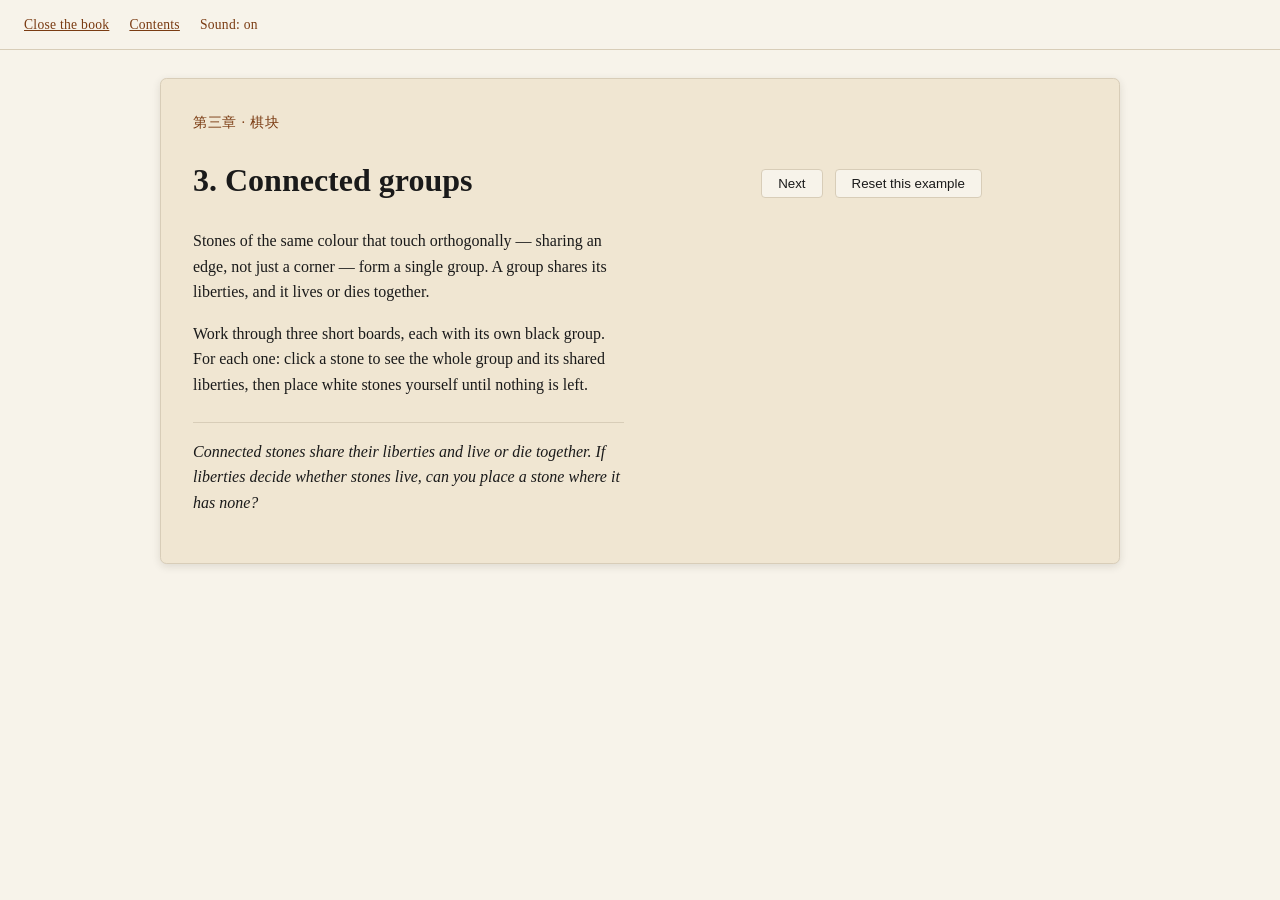
<file: lessons/connected-groups.html>
<!doctype html>
<html lang="en-AU">
  <head>
    <meta charset="UTF-8" />
    <meta name="viewport" content="width=device-width, initial-scale=1.0" />
    <title>Connected groups — Learn Go</title>
    <link rel="stylesheet" href="../styles.css" />
    <script>
      (function () {
        try {
          var turn = sessionStorage.getItem("learn-go:page-turn");
          if (turn) {
            document.documentElement.setAttribute("data-turn", turn);
            sessionStorage.removeItem("learn-go:page-turn");
          }
        } catch (error) {
          // sessionStorage unavailable: falls back to the default transition.
        }
      })();
    </script>
  </head>
  <body>
    <header>
      <nav aria-label="Primary">
        <a href="../">Close the book</a>
        <a href="../contents.html">Contents</a>
        <button type="button" id="sound-toggle" class="sound-toggle" aria-pressed="false">Sound: on</button>
      </nav>
    </header>
    <main class="spread">
      <div class="spread-text">
        <p class="chapter-kicker">第三章 · 棋块</p>
        <h1>3. Connected groups</h1>
        <p>
          Stones of the same colour that touch orthogonally &mdash; sharing an
          edge, not just a corner &mdash; form a single group. A group shares
          its liberties, and it lives or dies together.
        </p>
        <p>
          Work through three short boards, each with its own black group.
          For each one: click a stone to see the whole group and its shared
          liberties, then place white stones yourself until nothing is left.
        </p>
        <p id="stage-instruction" class="lesson-instruction"></p>
        <p class="chapter-transition">
          Connected stones share their liberties and live or die together.
          If liberties decide whether stones live, can you place a stone
          where it has none?
        </p>
      </div>
      <div class="spread-board">
        <div id="board"></div>
        <p id="lesson-feedback" class="lesson-feedback" aria-live="polite"></p>
        <div class="lesson-controls">
          <button type="button" id="lesson-next" class="go-board-reset">Next</button>
          <button type="button" id="lesson-reset" class="go-board-reset">Reset this example</button>
        </div>
      </div>
    </main>
    <footer>
      <nav id="book-nav" aria-label="Chapter navigation"></nav>
    </footer>
    <script type="module" src="../connected-groups.ts"></script>
    <script type="module">
      import { mountSoundToggle } from "../audio.ts";
      import { mount } from "../book-nav.ts";
      mount("connected-groups", document.querySelector("#book-nav"));
      mountSoundToggle(document.querySelector("#sound-toggle"));
    </script>
  </body>
</html>
</file>
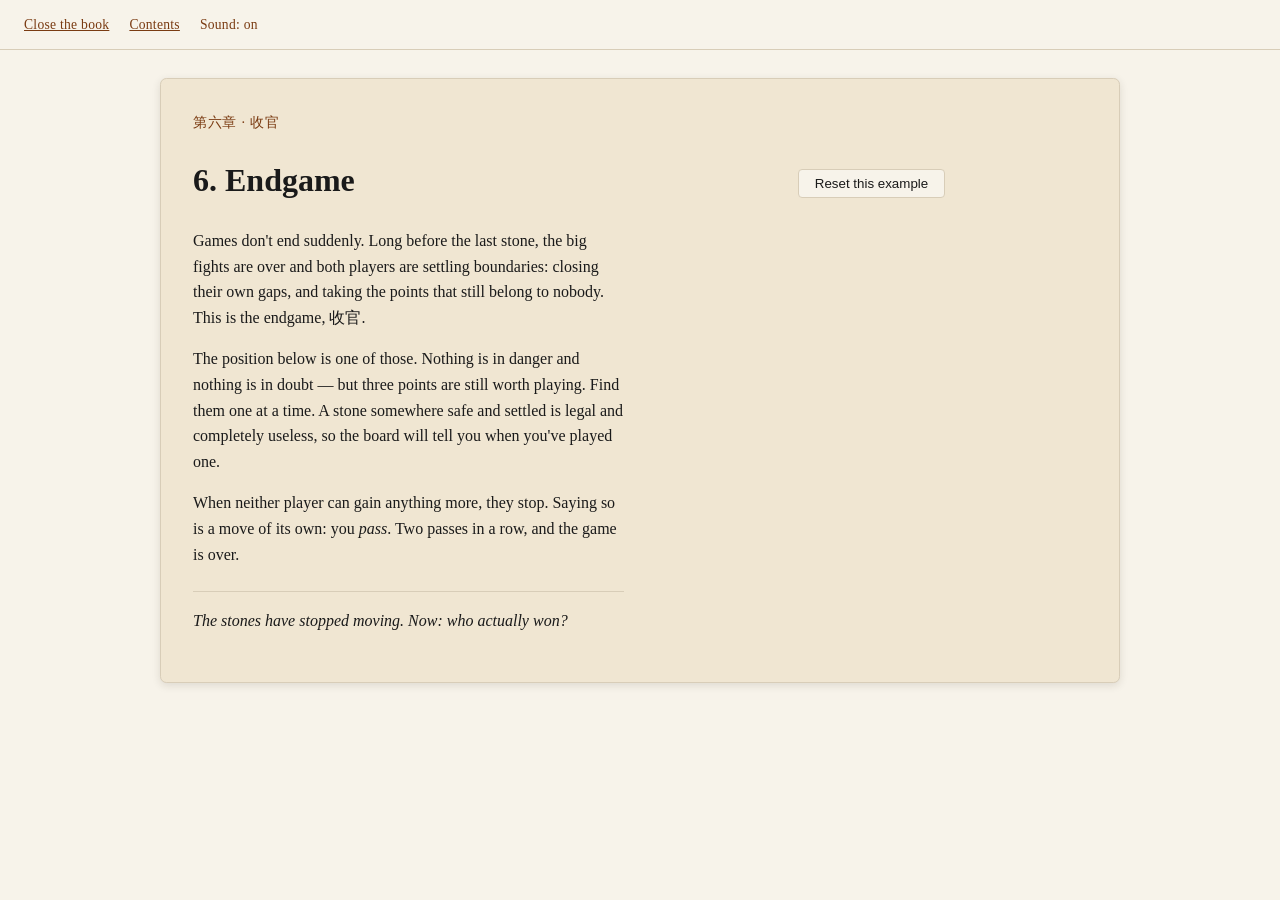
<file: lessons/endgame.html>
<!doctype html>
<html lang="en-AU">
  <head>
    <meta charset="UTF-8" />
    <meta name="viewport" content="width=device-width, initial-scale=1.0" />
    <title>Endgame — Learn Go</title>
    <link rel="stylesheet" href="../styles.css" />
    <script>
      (function () {
        try {
          var turn = sessionStorage.getItem("learn-go:page-turn");
          if (turn) {
            document.documentElement.setAttribute("data-turn", turn);
            sessionStorage.removeItem("learn-go:page-turn");
          }
        } catch (error) {
          // sessionStorage unavailable: falls back to the default transition.
        }
      })();
    </script>
  </head>
  <body>
    <header>
      <nav aria-label="Primary">
        <a href="../">Close the book</a>
        <a href="../contents.html">Contents</a>
        <button type="button" id="sound-toggle" class="sound-toggle" aria-pressed="false">Sound: on</button>
      </nav>
    </header>
    <main class="spread">
      <div class="spread-text">
        <p class="chapter-kicker">第六章 · 收官</p>
        <h1>6. Endgame</h1>
        <p>
          Games don't end suddenly. Long before the last stone, the big
          fights are over and both players are settling boundaries: closing
          their own gaps, and taking the points that still belong to nobody.
          This is the endgame, 收官.
        </p>
        <p>
          The position below is one of those. Nothing is in danger and
          nothing is in doubt &mdash; but three points are still worth
          playing. Find them one at a time. A stone somewhere safe and
          settled is legal and completely useless, so the board will tell you
          when you've played one.
        </p>
        <p>
          When neither player can gain anything more, they stop. Saying so is
          a move of its own: you <em>pass</em>. Two passes in a row, and the
          game is over.
        </p>
        <p id="stage-instruction" class="lesson-instruction"></p>
        <p class="chapter-transition">
          The stones have stopped moving. Now: who actually won?
        </p>
      </div>
      <div class="spread-board">
        <div id="board"></div>
        <p id="lesson-feedback" class="lesson-feedback" aria-live="polite"></p>
        <div class="lesson-controls">
          <button type="button" id="lesson-pass" class="go-board-reset" hidden>Pass</button>
          <button type="button" id="lesson-reset" class="go-board-reset">Reset this example</button>
        </div>
      </div>
    </main>
    <footer>
      <nav id="book-nav" aria-label="Chapter navigation"></nav>
    </footer>
    <script type="module" src="../endgame.ts"></script>
    <script type="module">
      import { mountSoundToggle } from "../audio.ts";
      import { mount } from "../book-nav.ts";
      mount("endgame", document.querySelector("#book-nav"));
      mountSoundToggle(document.querySelector("#sound-toggle"));
    </script>
  </body>
</html>
</file>
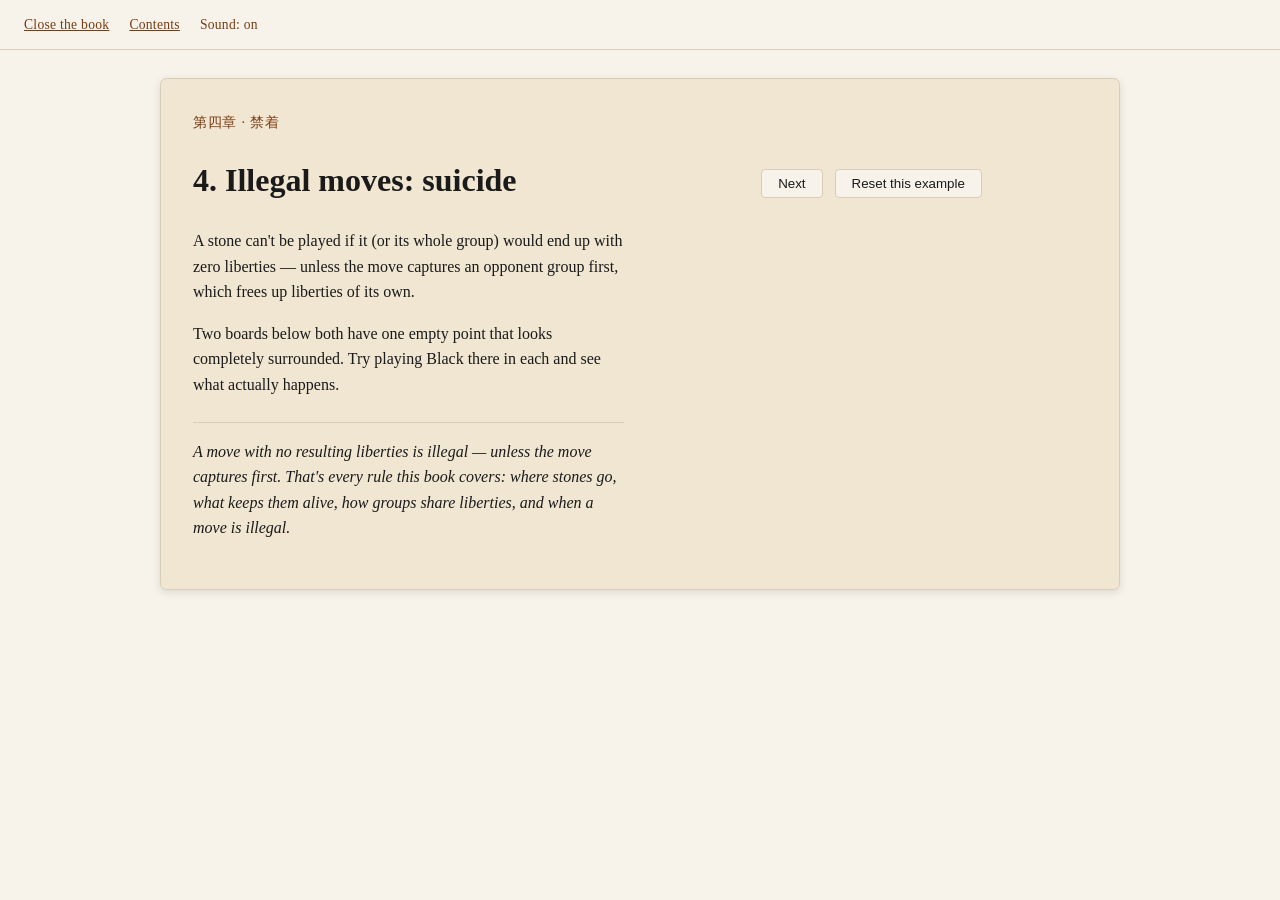
<file: lessons/illegal-moves.html>
<!doctype html>
<html lang="en-AU">
  <head>
    <meta charset="UTF-8" />
    <meta name="viewport" content="width=device-width, initial-scale=1.0" />
    <title>Illegal moves — Learn Go</title>
    <link rel="stylesheet" href="../styles.css" />
    <script>
      (function () {
        try {
          var turn = sessionStorage.getItem("learn-go:page-turn");
          if (turn) {
            document.documentElement.setAttribute("data-turn", turn);
            sessionStorage.removeItem("learn-go:page-turn");
          }
        } catch (error) {
          // sessionStorage unavailable: falls back to the default transition.
        }
      })();
    </script>
  </head>
  <body>
    <header>
      <nav aria-label="Primary">
        <a href="../">Close the book</a>
        <a href="../contents.html">Contents</a>
        <button type="button" id="sound-toggle" class="sound-toggle" aria-pressed="false">Sound: on</button>
      </nav>
    </header>
    <main class="spread">
      <div class="spread-text">
        <p class="chapter-kicker">第四章 · 禁着</p>
        <h1>4. Illegal moves: suicide</h1>
        <p>
          A stone can't be played if it (or its whole group) would end up
          with zero liberties &mdash; unless the move captures an opponent
          group first, which frees up liberties of its own.
        </p>
        <p>
          Two boards below both have one empty point that looks completely
          surrounded. Try playing Black there in each and see what actually
          happens.
        </p>
        <p id="stage-instruction" class="lesson-instruction"></p>
        <p class="chapter-transition">
          A move with no resulting liberties is illegal &mdash; unless the
          move captures first. That's every rule this book covers: where
          stones go, what keeps them alive, how groups share liberties, and
          when a move is illegal.
        </p>
      </div>
      <div class="spread-board">
        <div id="board"></div>
        <p id="lesson-feedback" class="lesson-feedback" aria-live="polite"></p>
        <div class="lesson-controls">
          <button type="button" id="lesson-next" class="go-board-reset">Next</button>
          <button type="button" id="lesson-reset" class="go-board-reset">Reset this example</button>
        </div>
      </div>
    </main>
    <footer>
      <nav id="book-nav" aria-label="Chapter navigation"></nav>
    </footer>
    <script type="module" src="../illegal-moves.ts"></script>
    <script type="module">
      import { mountSoundToggle } from "../audio.ts";
      import { mount } from "../book-nav.ts";
      mount("illegal-moves", document.querySelector("#book-nav"));
      mountSoundToggle(document.querySelector("#sound-toggle"));
    </script>
  </body>
</html>
</file>
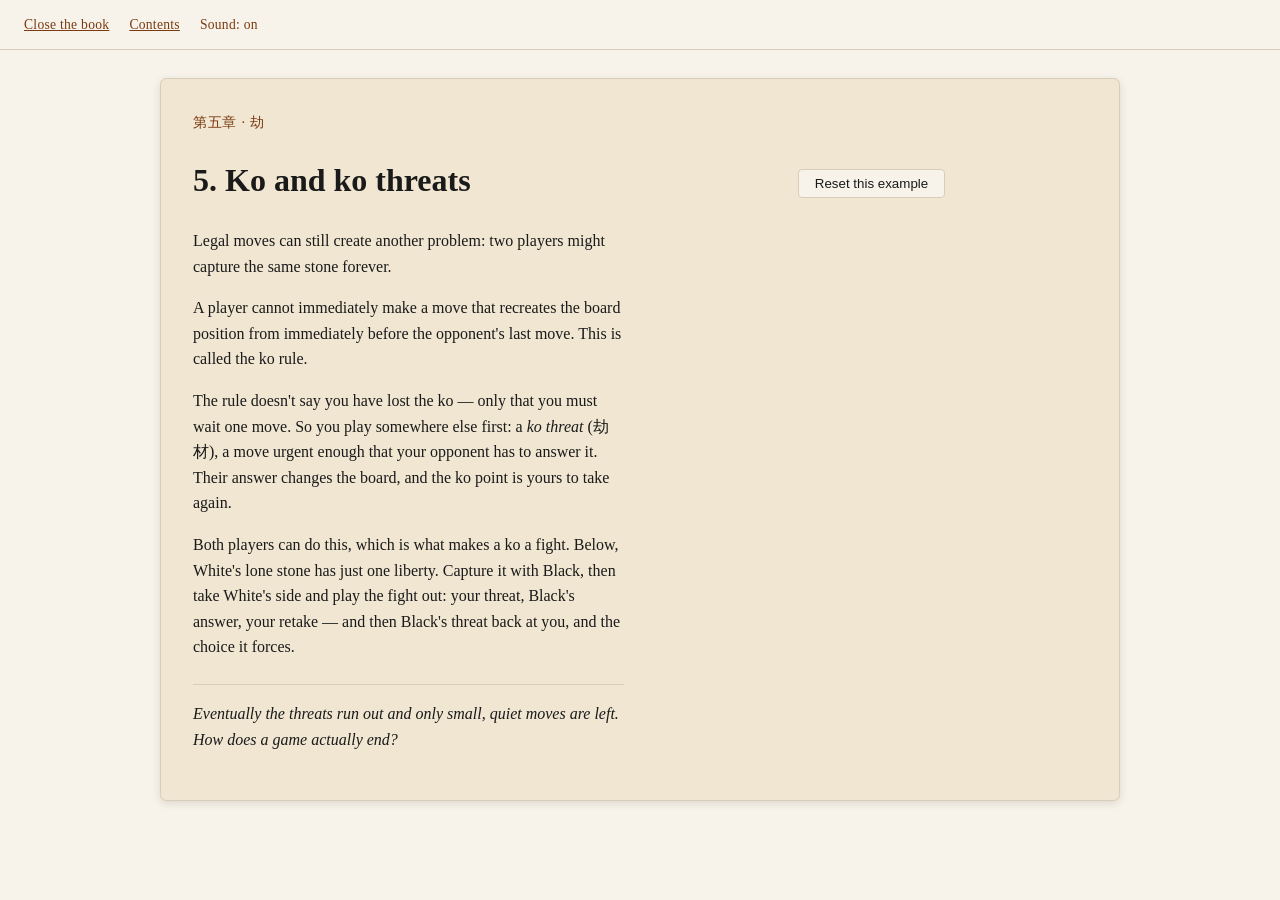
<file: lessons/ko.html>
<!doctype html>
<html lang="en-AU">
  <head>
    <meta charset="UTF-8" />
    <meta name="viewport" content="width=device-width, initial-scale=1.0" />
    <title>Ko and ko threats — Learn Go</title>
    <link rel="stylesheet" href="../styles.css" />
    <script>
      (function () {
        try {
          var turn = sessionStorage.getItem("learn-go:page-turn");
          if (turn) {
            document.documentElement.setAttribute("data-turn", turn);
            sessionStorage.removeItem("learn-go:page-turn");
          }
        } catch (error) {
          // sessionStorage unavailable: falls back to the default transition.
        }
      })();
    </script>
  </head>
  <body>
    <header>
      <nav aria-label="Primary">
        <a href="../">Close the book</a>
        <a href="../contents.html">Contents</a>
        <button type="button" id="sound-toggle" class="sound-toggle" aria-pressed="false">Sound: on</button>
      </nav>
    </header>
    <main class="spread">
      <div class="spread-text">
        <p class="chapter-kicker">第五章 · 劫</p>
        <h1>5. Ko and ko threats</h1>
        <p>
          Legal moves can still create another problem: two players might
          capture the same stone forever.
        </p>
        <p>
          A player cannot immediately make a move that recreates the board
          position from immediately before the opponent's last move. This is
          called the ko rule.
        </p>
        <p>
          The rule doesn't say you have lost the ko &mdash; only that you must
          wait one move. So you play somewhere else first: a
          <em>ko threat</em> (劫材), a move urgent enough that your opponent
          has to answer it. Their answer changes the board, and the ko point
          is yours to take again.
        </p>
        <p>
          Both players can do this, which is what makes a ko a fight. Below,
          White's lone stone has just one liberty. Capture it with Black,
          then take White's side and play the fight out: your threat, Black's
          answer, your retake &mdash; and then Black's threat back at you, and
          the choice it forces.
        </p>
        <p id="stage-instruction" class="lesson-instruction"></p>
        <p class="chapter-transition">
          Eventually the threats run out and only small, quiet moves are
          left. How does a game actually end?
        </p>
      </div>
      <div class="spread-board">
        <div id="board"></div>
        <p id="lesson-feedback" class="lesson-feedback" aria-live="polite"></p>
        <div class="lesson-controls">
          <button type="button" id="lesson-replay" class="go-board-reset" hidden>Try the other choice</button>
          <button type="button" id="lesson-reset" class="go-board-reset">Reset this example</button>
        </div>
      </div>
    </main>
    <footer>
      <nav id="book-nav" aria-label="Chapter navigation"></nav>
    </footer>
    <script type="module" src="../ko.ts"></script>
    <script type="module">
      import { mountSoundToggle } from "../audio.ts";
      import { mount } from "../book-nav.ts";
      mount("ko", document.querySelector("#book-nav"));
      mountSoundToggle(document.querySelector("#sound-toggle"));
    </script>
  </body>
</html>
</file>
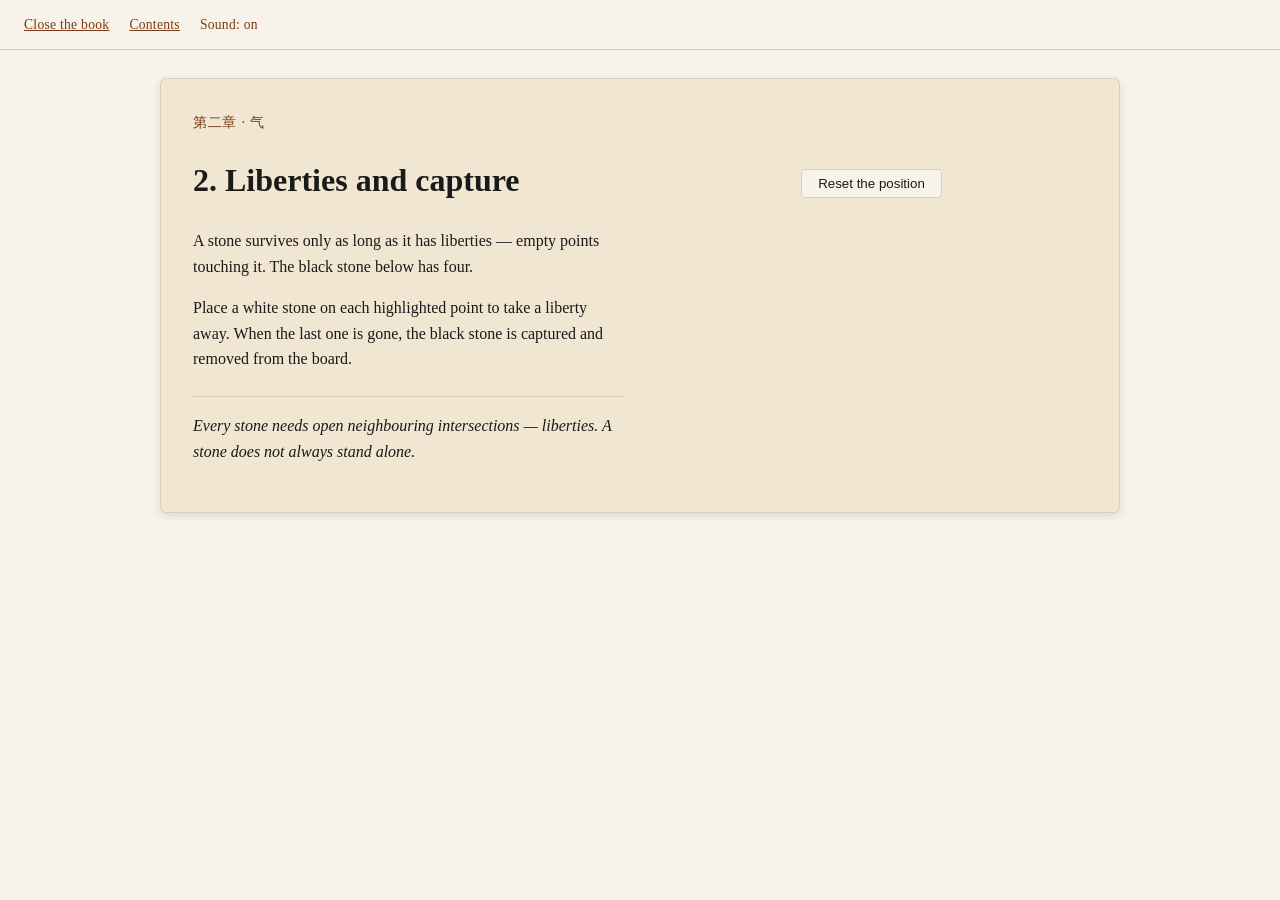
<file: lessons/liberties-and-capture.html>
<!doctype html>
<html lang="en-AU">
  <head>
    <meta charset="UTF-8" />
    <meta name="viewport" content="width=device-width, initial-scale=1.0" />
    <title>Liberties and capture — Learn Go</title>
    <link rel="stylesheet" href="../styles.css" />
    <script>
      (function () {
        try {
          var turn = sessionStorage.getItem("learn-go:page-turn");
          if (turn) {
            document.documentElement.setAttribute("data-turn", turn);
            sessionStorage.removeItem("learn-go:page-turn");
          }
        } catch (error) {
          // sessionStorage unavailable: falls back to the default transition.
        }
      })();
    </script>
  </head>
  <body>
    <header>
      <nav aria-label="Primary">
        <a href="../">Close the book</a>
        <a href="../contents.html">Contents</a>
        <button type="button" id="sound-toggle" class="sound-toggle" aria-pressed="false">Sound: on</button>
      </nav>
    </header>
    <main class="spread">
      <div class="spread-text">
        <p class="chapter-kicker">第二章 · 气</p>
        <h1>2. Liberties and capture</h1>
        <p>
          A stone survives only as long as it has liberties &mdash; empty
          points touching it. The black stone below has four.
        </p>
        <p>
          Place a white stone on each highlighted point to take a liberty
          away. When the last one is gone, the black stone is captured and
          removed from the board.
        </p>
        <p class="chapter-transition">
          Every stone needs open neighbouring intersections &mdash;
          liberties. A stone does not always stand alone.
        </p>
      </div>
      <div class="spread-board">
        <div id="board"></div>
        <p id="lesson-feedback" class="lesson-feedback" aria-live="polite"></p>
        <button type="button" id="lesson-retry" class="go-board-reset">Reset the position</button>
      </div>
    </main>
    <footer>
      <nav id="book-nav" aria-label="Chapter navigation"></nav>
    </footer>
    <script type="module" src="../liberties-and-capture.ts"></script>
    <script type="module">
      import { mountSoundToggle } from "../audio.ts";
      import { mount } from "../book-nav.ts";
      mount("liberties-and-capture", document.querySelector("#book-nav"));
      mountSoundToggle(document.querySelector("#sound-toggle"));
    </script>
  </body>
</html>
</file>
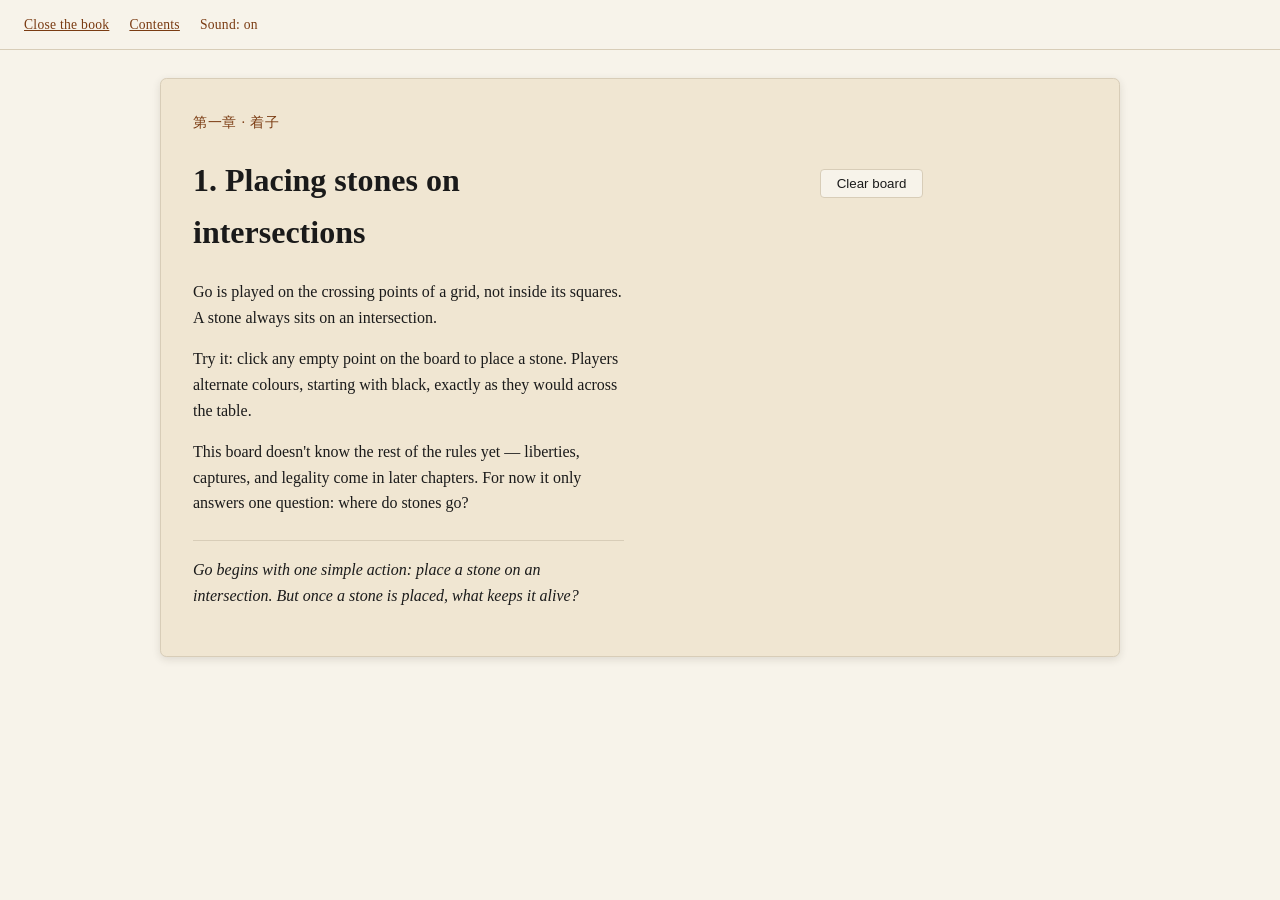
<file: lessons/placing-stones.html>
<!doctype html>
<html lang="en-AU">
  <head>
    <meta charset="UTF-8" />
    <meta name="viewport" content="width=device-width, initial-scale=1.0" />
    <title>Placing stones — Learn Go</title>
    <link rel="stylesheet" href="../styles.css" />
    <script>
      (function () {
        try {
          var turn = sessionStorage.getItem("learn-go:page-turn");
          if (turn) {
            document.documentElement.setAttribute("data-turn", turn);
            sessionStorage.removeItem("learn-go:page-turn");
          }
        } catch (error) {
          // sessionStorage unavailable: falls back to the default transition.
        }
      })();
    </script>
  </head>
  <body>
    <header>
      <nav aria-label="Primary">
        <a href="../">Close the book</a>
        <a href="../contents.html">Contents</a>
        <button type="button" id="sound-toggle" class="sound-toggle" aria-pressed="false">Sound: on</button>
      </nav>
    </header>
    <main class="spread">
      <div class="spread-text">
        <p class="chapter-kicker">第一章 · 着子</p>
        <h1>1. Placing stones on intersections</h1>
        <p>
          Go is played on the crossing points of a grid, not inside its
          squares. A stone always sits on an intersection.
        </p>
        <p>
          Try it: click any empty point on the board to place a stone.
          Players alternate colours, starting with black, exactly as they
          would across the table.
        </p>
        <p>
          This board doesn't know the rest of the rules yet &mdash;
          liberties, captures, and legality come in later chapters. For now
          it only answers one question: where do stones go?
        </p>
        <p class="chapter-transition">
          Go begins with one simple action: place a stone on an
          intersection. But once a stone is placed, what keeps it alive?
        </p>
      </div>
      <div class="spread-board">
        <div id="board"></div>
        <p id="lesson-feedback" class="lesson-feedback" aria-live="polite"></p>
        <button type="button" id="lesson-reset" class="go-board-reset">Clear board</button>
      </div>
    </main>
    <footer>
      <nav id="book-nav" aria-label="Chapter navigation"></nav>
    </footer>
    <script type="module" src="../placing-stones.ts"></script>
    <script type="module">
      import { mountSoundToggle } from "../audio.ts";
      import { mount } from "../book-nav.ts";
      mount("placing-stones", document.querySelector("#book-nav"));
      mountSoundToggle(document.querySelector("#sound-toggle"));
    </script>
  </body>
</html>
</file>
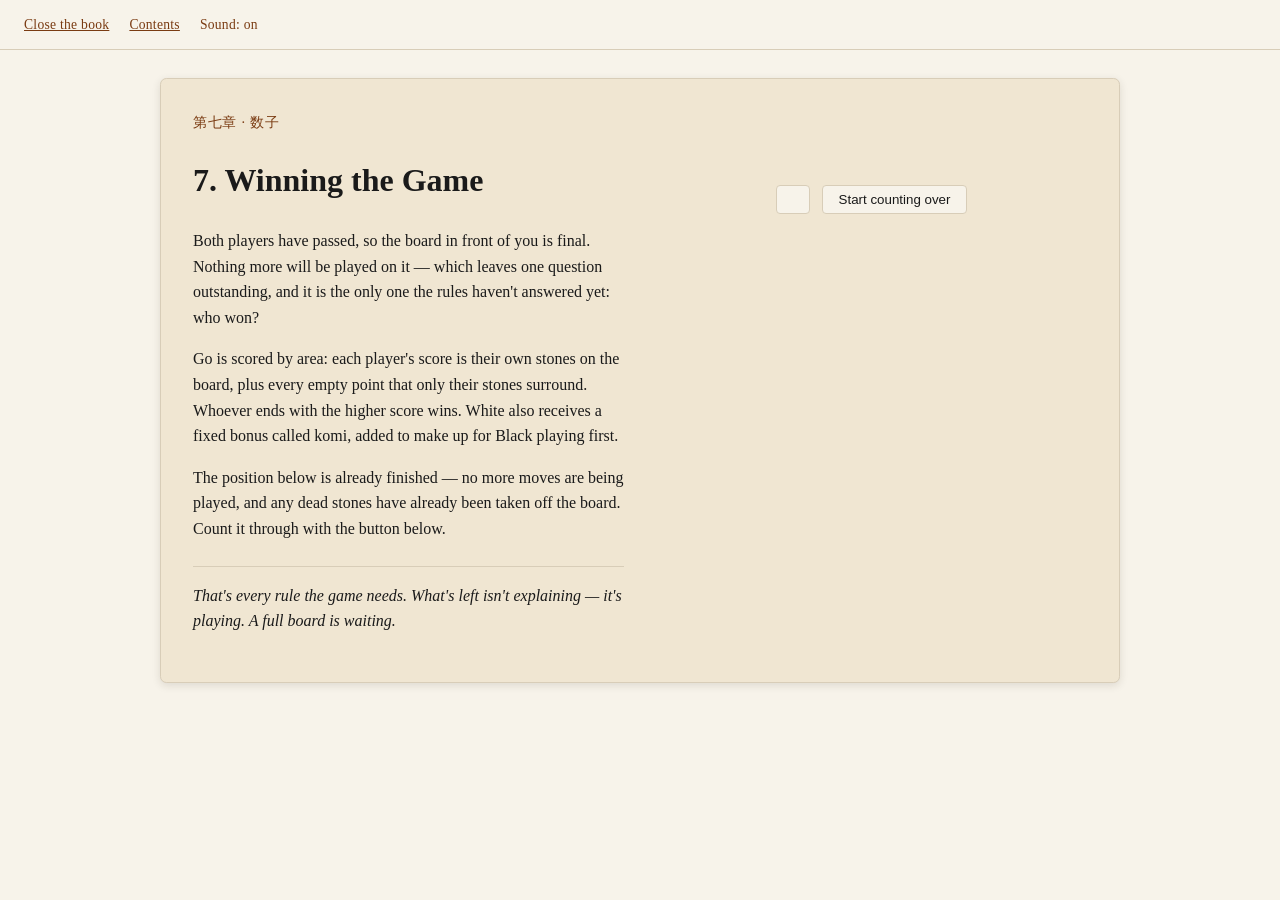
<file: lessons/scoring.html>
<!doctype html>
<html lang="en-AU">
  <head>
    <meta charset="UTF-8" />
    <meta name="viewport" content="width=device-width, initial-scale=1.0" />
    <title>Winning the Game — Learn Go</title>
    <link rel="stylesheet" href="../styles.css" />
    <script>
      (function () {
        try {
          var turn = sessionStorage.getItem("learn-go:page-turn");
          if (turn) {
            document.documentElement.setAttribute("data-turn", turn);
            sessionStorage.removeItem("learn-go:page-turn");
          }
        } catch (error) {
          // sessionStorage unavailable: falls back to the default transition.
        }
      })();
    </script>
  </head>
  <body>
    <header>
      <nav aria-label="Primary">
        <a href="../">Close the book</a>
        <a href="../contents.html">Contents</a>
        <button type="button" id="sound-toggle" class="sound-toggle" aria-pressed="false">Sound: on</button>
      </nav>
    </header>
    <main class="spread">
      <div class="spread-text">
        <p class="chapter-kicker">第七章 · 数子</p>
        <h1>7. Winning the Game</h1>
        <p>
          Both players have passed, so the board in front of you is final.
          Nothing more will be played on it — which leaves one question
          outstanding, and it is the only one the rules haven't answered yet:
          who won?
        </p>
        <p>
          Go is scored by area: each player's score is their own stones on
          the board, plus every empty point that only their stones surround.
          Whoever ends with the higher score wins. White also receives a
          fixed bonus called komi, added to make up for Black playing first.
        </p>
        <p>
          The position below is already finished — no more moves are being
          played, and any dead stones have already been taken off the board.
          Count it through with the button below.
        </p>
        <p id="stage-instruction" class="lesson-instruction"></p>
        <p class="chapter-transition">
          That's every rule the game needs. What's left isn't explaining —
          it's playing. A full board is waiting.
        </p>
      </div>
      <div class="spread-board">
        <div id="board"></div>
        <div id="score-breakdown" aria-live="polite"></div>
        <p id="lesson-feedback" class="lesson-feedback" aria-live="polite"></p>
        <div class="lesson-controls">
          <button type="button" id="lesson-next" class="go-board-reset"></button>
          <button type="button" id="lesson-reset" class="go-board-reset">Start counting over</button>
        </div>
      </div>
    </main>
    <footer>
      <nav id="book-nav" aria-label="Chapter navigation"></nav>
    </footer>
    <script type="module" src="../scoring.ts"></script>
    <script type="module">
      import { mountSoundToggle } from "../audio.ts";
      import { mount } from "../book-nav.ts";
      mount("scoring", document.querySelector("#book-nav"));
      mountSoundToggle(document.querySelector("#sound-toggle"));
    </script>
  </body>
</html>
</file>
<file: styles.css>
:root {
  color-scheme: light;

  --paper: #f7f3ea;
  --ink: #1a1a1a;
  --accent: #7a3b12;
  --rule: #d8cdb8;
  --seal: #9a2c2c;

  /* Aged cinnabar for the cover's stamped seal — warmer and duller than
     --seal, so it reads as pressed pigment beside the indigo cloth rather
     than a saturated modern red. */
  --seal-cinnabar: #b0402c;

  /* A softened ink for the English wordmark: charcoal with the warmth of the
     rest of the palette, so it sits in the room rather than on top of it. */
  --ink-soft: #3b3227;
  --board-wood: #dcb35c;
  --board-line: #3a2c14;
  --stone-black: #1c1c1c;
  --stone-white: #f5f5f0;

  /* Lesson surface (main.spread): one step deeper than --paper, still a warm
     rice-paper cream, never white — a printed insert on the page, not a UI
     panel. */
  --card-paper: #f0e6d2;

  /* Cover book (§ cover redesign): dyed cloth binding, not a UI-blue. */
  --cloth: #202a49;
  --cloth-dark: #141b31;
  --label-paper: #efe3c8;
  --label-border: #2a2116;

  /* Tabletop scene: the wood/beige/paper world the book physically rests
     in, kept separate from --board-wood (the in-lesson SVG board) so this
     milestone's environment work can't accidentally touch lesson pages. */
  --scene-bg: #e9dfc6;
  --table-wood-mid: #c1873f;
  --table-wood-dark: #8c5c26;
  --table-wood-line: #1f160d;
  --bowl-wood: #4a2f18;
  --bowl-wood-light: #6b4526;
  --leaf: #f1e6cf;
  --leaf-fibre: #7a5f35;
}

/* Cross-document page turns (§4): opt in to the platform's View Transitions
   API instead of a page-flip dependency. Unsupported browsers just navigate
   normally, so this needs no feature detection or fallback code. */
@view-transition {
  navigation: auto;
}

* {
  box-sizing: border-box;
}

body {
  margin: 0;

  /* Georgia/Times cover Latin text; the CJK fallbacks only ever get used for
     the chapter kickers' Chinese characters, which those fonts have no
     glyphs for. */
  font-family: Georgia, "Times New Roman", "Songti SC", "Noto Serif SC", serif;
  line-height: 1.6;
  color: var(--ink);
  background: var(--paper);
}

a {
  color: var(--accent);
}

/* Off-screen but still in the accessibility tree — used where a page needs a
   real <h1>/landmark for spec/invariants.test.ts without a visible heading,
   e.g. the closed cover, which communicates its title graphically instead. */
.visually-hidden {
  position: absolute;
  width: 1px;
  height: 1px;
  padding: 0;
  margin: -1px;
  overflow: hidden;
  clip-path: inset(50%);
  white-space: nowrap;
  border: 0;
}

/* Restrained book chrome (§8), not a website header: small and quiet so it
   reads as the book's running head, not a navbar competing with the page. */
header {
  padding: 0.85rem 1.5rem;
  border-bottom: 1px solid var(--rule);
  view-transition-name: book-header;
}

nav[aria-label="Primary"] {
  display: flex;
  gap: 1.25rem;
  font-size: 0.85rem;
  letter-spacing: 0.02em;
}

/* Global sound toggle (§Change 3): a plain nav item, not a settings panel, so
   it sits alongside "Close the book"/"Contents" rather than competing with
   them. Muted state is carried entirely by the text label and aria-pressed —
   no icon/alt to keep in sync. */
.sound-toggle {
  padding: 0;
  border: none;
  background: none;
  font: inherit;
  font-size: 0.85rem;
  letter-spacing: 0.02em;
  color: var(--accent);
  cursor: pointer;
}

.sound-toggle:hover {
  text-decoration: underline;
}

.sound-toggle:focus-visible {
  outline: 2px solid var(--accent);
  outline-offset: 3px;
}

.sound-toggle[aria-pressed="true"] {
  opacity: 0.6;
}

main {
  max-width: 40rem;
  margin: 0 auto;
  padding: 2rem 1.5rem 3rem;
  view-transition-name: book-page;
}

/* The cover's own box is named separately from every interior page's shared
   book-page group (§cover-opening fix): the cover's main is sized to the
   closed book itself, while an interior main (e.g. contents.html's
   full-height centering shell) is a very differently shaped box. Sharing one
   view-transition-name made the browser auto-interpolate one box's
   position/size into the other underneath the cover's own rotateY keyframes,
   producing a mid-transition mispositioned/mirrored frame. Naming them
   apart makes cover-page and book-page independent, non-morphing groups. */
main.cover {
  view-transition-name: cover-page;
}

/* Both sit above the fixed .table-scene backdrop (§9), regardless of DOM
   order, so the tabletop never bleeds through the book or its chrome. */
header,
main {
  position: relative;
  z-index: 1;
}

/* Tabletop backdrop (§5–§9): a fixed, viewport-anchored wood Go board and
   bowls behind the book. It carries no view-transition-name of its own —
   since it renders identically on the cover and on Contents, it's simply
   part of each document's default (untagged) root snapshot, so the browser
   never animates it at all; only the named book-page element inside it
   turns. Decorative throughout, hence aria-hidden on the whole scene and
   pointer-events: none so it can never intercept a click. */
.table-scene {
  position: fixed;
  inset: 0;
  z-index: 0;
  overflow: hidden;
  pointer-events: none;
}

.table-scene-surface {
  position: absolute;
  inset: 0;
  background: var(--scene-bg);
}

.table-board {
  position: absolute;
  top: 50%;
  left: 50%;
  width: min(88vmin, 62rem);
  aspect-ratio: 1;
  transform: translate(-50%, -50%);
  border-radius: 0.4rem;
  background:
    repeating-linear-gradient(89deg, rgb(0 0 0 / 4%) 0 2px, transparent 2px 14px),
    repeating-linear-gradient(1deg, rgb(255 255 255 / 5%) 0 1px, transparent 1px 22px),
    radial-gradient(ellipse at 50% 40%, var(--table-wood-mid), var(--table-wood-dark) 85%);
  box-shadow:
    0 1.5rem 3rem rgb(40 26 10 / 30%),
    inset 0 0 0 1px rgb(0 0 0 / 15%);
}

/* A true 16x16 intersection grid (16 lines each axis) occupying almost all of
   the wood square — decorative only, unrelated to the 9x9 lesson boards
   rendered by go-board.ts, so this can't affect any lesson or the rules
   engine. No hoshi: 16x16 has no canonical star points. */
.table-board-grid {
  position: absolute;
  inset: 1%;
}

.table-board-grid line {
  stroke: var(--table-wood-line);
  stroke-width: 0.35;
  stroke-linecap: round;
  opacity: 0.88;
}

.table-board-grid circle {
  fill: var(--table-wood-line);
  opacity: 0.88;
}

/* Bowls are major secondary objects (§7), not corner icons: sized well above
   the board's own scale and pulled in toward it rather than left stranded at
   the viewport edges. Slightly asymmetric placement (top/bottom/inset differ)
   reads as a real table, not a mirrored UI layout. Positioned to reflect
   where each player actually keeps their bowl at a real board: White's
   bowl upper-left, Black's lower-right, a natural diagonal rather than an
   arbitrary pair of corners. */
.table-bowl {
  position: absolute;
  width: clamp(11rem, 26vmin, 20rem);
}

.table-bowl-white {
  top: 3%;
  left: 11%;
}

.table-bowl-black {
  bottom: 4%;
  right: 8%;
}

@media (width <= 47.99rem) {
  /* Full bowls don't fit beside a near-full-width board on a phone; letting
     them bleed off the edge (§12) reads as photographic cropping rather than
     a shrunk-down icon. */
  .table-bowl {
    width: clamp(9rem, 34vmin, 13rem);
  }

  .table-bowl-white {
    top: 1%;
    left: -4%;
  }

  .table-bowl-black {
    bottom: 2%;
    right: -4%;
  }
}

.table-bowl-shadow {
  fill: rgb(20 12 4 / 30%);
}

.table-bowl-rim-highlight {
  fill: none;
  stroke: rgb(255 255 255 / 25%);
  stroke-width: 3;
  stroke-linecap: round;
}

.table-bowl-stones-white {
  fill: url("#stoneWhiteFill");
  stroke: var(--label-border);
  stroke-width: 0.6;
}

.table-bowl-stones-black {
  fill: url("#stoneBlackFill");
  stroke: rgb(255 255 255 / 12%);
  stroke-width: 0.5;
}

/* Cheap per-stone lighting variety (§6) without hand-authoring extra gradient
   stops for every circle in the pile. */
.table-bowl-stones-white circle:nth-child(3n) {
  filter: brightness(0.93);
}

.table-bowl-stones-black circle:nth-child(4n) {
  filter: brightness(1.18);
}

/* A few loose stones beside each bowl (§8) — plain CSS circles, not SVG, so
   this stays a handful of DOM nodes rather than another asset. */
.table-loose-stone {
  position: absolute;
  aspect-ratio: 1;
  border-radius: 50%;
  box-shadow: 0 0.15rem 0.3rem rgb(20 12 4 / 35%);
}

.table-loose-stone-black {
  background: radial-gradient(circle at 35% 28%, #4a4a4a, #0a0a0a 75%);
}

.table-loose-stone-white {
  background: radial-gradient(circle at 35% 28%, #fffdf6 0%, #efe6cf 55%, #c9bd9d 100%);
  border: 1px solid var(--label-border);
}

.table-loose-stone-white-1 {
  width: 2.4rem;
  top: 15%;
  left: 8%;
}

.table-loose-stone-white-2 {
  width: 1.9rem;
  top: 20%;
  left: 15%;
}

.table-loose-stone-black-1 {
  width: 2.4rem;
  bottom: 16%;
  right: 6%;
}

.table-loose-stone-black-2 {
  width: 1.9rem;
  bottom: 10%;
  right: 14%;
}

/* Cover page: the closed book IS the homepage — no hero copy, just the book,
   given the full viewport height to sit in. */
.cover {
  min-height: 100vh;
  display: flex;
  flex-direction: column;
  align-items: center;
  justify-content: center;
  text-align: center;
  gap: 1rem;
}

.cover-tagline {
  font-style: italic;
  color: var(--accent);
  font-size: 1.25rem;
  margin: 0;
}

/* English project wordmark (§2): the site's identity, set into the room's
   upper-right negative space rather than onto the book, which keeps its own
   Chinese title. Deliberately small and widely letter-spaced — a colophon on
   a title page, not a site header. The upper right is free at every size:
   White's bowl sits upper-left and the wooden board is centred.
   Fixed rather than absolute because it belongs to the room, not to the
   40rem column `main` is: anchored to the same viewport the tabletop is, it
   lands in the beige beyond the board instead of on top of the wood. */
.cover-wordmark {
  position: fixed;
  top: clamp(1.75rem, 7vh, 5rem);
  right: clamp(1.25rem, 5vw, 6rem);
  margin: 0;
  display: flex;
  flex-direction: column;
  align-items: flex-end;
  line-height: 1.3;
  font-family: Georgia, "Times New Roman", serif;
  font-size: clamp(0.85rem, 1.15vw, 1.35rem);
  text-transform: uppercase;
  color: var(--ink-soft);

  /* Branding, not a control: it can never swallow a tap meant for the book. */
  pointer-events: none;
}

.cover-wordmark-line {
  letter-spacing: 0.44em;

  /* Absorb the trailing letter-space so both words align on a true right
     edge instead of a ragged one. */
  margin-right: -0.44em;
}

.cover-enter {
  display: inline-flex;
  flex-direction: column;
  align-items: center;
  gap: 0.85rem;
  margin-top: 1rem;
  text-decoration: none;
  color: inherit;
  border-radius: 0.3rem;
}

.cover-enter:focus-visible {
  outline: 2px solid var(--accent);
  outline-offset: 6px;
}

/* The closed book itself: dyed indigo cloth, a thread-bound spine, and a
   pasted title label, with faint white kifu line art on the cloth. Sized off
   its own inline size (not the viewport) via a container query, so the label
   text and diagram scale together with the book rather than drifting apart
   at different viewports. */
.cover-book {
  position: relative;
  container-type: inline-size;
  width: clamp(16rem, 48vw, 30rem);
  aspect-ratio: 5 / 7;
  border-radius: 0.15rem;
  background-color: var(--cloth);

  /* Uneven dye tone plus a soft vignette, so the cloth reads as tactile
     material rather than a flat colour fill (§4). */
  background-image:
    radial-gradient(circle at 22% 18%, rgb(255 255 255 / 4%), transparent 42%),
    radial-gradient(circle at 78% 82%, rgb(0 0 0 / 14%), transparent 48%),
    linear-gradient(160deg, rgb(255 255 255 / 4%), transparent 35%);
  box-shadow:
    0 0.5rem 1.25rem rgb(10 12 24 / 35%),
    0 0.1rem 0.25rem rgb(10 12 24 / 25%),
    inset 0 0 2.5rem rgb(0 0 0 / 25%);
  overflow: hidden;
  transition: transform 0.18s ease, box-shadow 0.18s ease;
}

/* A very subtle woven-cloth texture — not noise, not a gloss gradient. */
.cover-book::before {
  content: "";
  position: absolute;
  inset: 0;
  background-image: repeating-linear-gradient(
    135deg,
    rgb(255 255 255 / 4%) 0 1px,
    transparent 1px 5px
  );
  pointer-events: none;
}

.cover-enter:hover .cover-book,
.cover-enter:focus-visible .cover-book {
  transform: translateY(-0.2rem);
  box-shadow:
    0 0.75rem 1.75rem rgb(10 12 24 / 40%),
    0 0.15rem 0.35rem rgb(10 12 24 / 30%),
    inset 0 0 2.5rem rgb(0 0 0 / 25%);
}

.cover-book-art {
  position: absolute;
  inset: 0;
  width: 100%;
  height: 100%;
}

.cover-book-spine {
  fill: var(--cloth-dark);
}

.cover-book-art .cover-book-thread line {
  stroke: rgb(245 240 225 / 55%);
  stroke-width: 1.5;
}

.cover-book-art .cover-book-thread circle {
  fill: rgb(245 240 225 / 80%);
}

/* A single small kifu fragment (§2): a printed game-record insert pasted to
   one corner of the cloth, not a board-wide grid — restrained enough to read
   as an antique illustration rather than UI decoration. Real filled black
   and white stones, no move numbers, so it reads as a miniature Go position
   rather than a generic grid ornament. */
.cover-kifu-grid {
  stroke: rgb(255 255 255 / 20%);
  stroke-width: 1;
}

.cover-kifu-stone-black {
  fill: #16130f;
  stroke: rgb(255 255 255 / 14%);
  stroke-width: 0.6;
}

.cover-kifu-stone-white {
  fill: var(--label-paper);
  stroke: var(--label-border);
  stroke-width: 1;
}

/* Collector's seal (§6): the one warm accent on the cover, printed on the
   title slip below 门. Sized in the book's container units at a little over
   half the width of one title character, so it stays clearly subordinate to
   「围棋入门」 at every viewport. Cinnabar rather than a modern red, and held
   below full opacity so it reads as pressed pigment. Decorative and inside
   the aria-hidden book artwork, so it adds no tab stop; the shared #seal-ink
   filter still lives in .cover-book-art's <defs>, which resolves by id from
   here. */
.cover-seal {
  width: 5.8cqw;
  height: 5.8cqw;
  flex: none;
  filter: url("#seal-ink");
  opacity: 0.88;
}

.cover-seal-border {
  fill: none;
  stroke: var(--seal-cinnabar);
  stroke-width: 3.2;
  stroke-linejoin: round;
}

.cover-seal-glyph {
  fill: var(--seal-cinnabar);
  font-family: "Songti SC", "Noto Serif SC", Georgia, serif;
  font-weight: 700;

  /* User units of the seal's own 46-unit viewBox, so the glyph fills the
     stamp regardless of how small the seal renders. */
  font-size: 30px;
  text-anchor: middle;
  dominant-baseline: middle;
  letter-spacing: 0;
}

/* Pasted title-slip label: a warm ivory paper strip toward the right side,
   font-sized in container units so it scales exactly with the book, not the
   viewport. */
.cover-book-label {
  position: absolute;
  top: 8%;
  right: 8%;
  bottom: 8%;
  width: 28%;
  background: var(--label-paper);
  border: 1px solid var(--label-border);
  border-radius: 0.1rem;
  box-shadow: 0 0.1rem 0.3rem rgb(0 0 0 / 25%);

  /* Title above, seal below, both centred as one printed block: a column so
     the seal is placed by layout rather than by an absolute offset, which is
     what keeps it with the title at any viewport. The gap is measured in the
     book's own container units, so the spacing under 门 scales with the
     characters instead of drifting. */
  display: flex;
  flex-direction: column;
  align-items: center;
  justify-content: center;
  gap: 7cqw;
  padding-block: 6cqw;
}

/* Chinese title-slip text (§2): vertical-rl's default 'mixed' text-orientation
   keeps CJK glyphs upright (top-to-bottom reading order) with no orientation
   override needed — unlike the Latin title this replaces, which had to be
   rotated sideways. Font stack leads with the CJK serif fallbacks already
   used for the chapter kickers (Songti SC / Noto Serif SC — present on the
   grading browser without a webfont asset), falling back to a plain serif
   rather than any unreliable/decorative face, so the characters always
   render. The same ink-brush SVG filter (defined in .cover-book-art's
   <defs>) gives it a dry-brush, printed-manual texture at a gentler
   displacement scale than the old Latin title needed, so the strokes stay
   legible. */
.cover-book-label-text {
  writing-mode: vertical-rl;
  font-family: "Songti SC", "Noto Serif SC", Georgia, serif;
  font-weight: 700;
  font-size: 11cqw;
  letter-spacing: 0.12em;
  color: var(--label-border);
  filter: url("#ink-brush");
}

/* Shared interior page material (§11/§13, strengthened for the traditional
   Chinese antique-book refinement): aged, faintly fibrous paper for any
   open-book page. Two hairline directions (not one) avoid a single visible
   grain axis; two off-centre blotches replace one dead-centre vignette for
   uneven tone; a fine speckle layer and a tinted inset edge-shadow read as
   gentle foxing without going anywhere near parchment/burnt-paper territory.
   Kept independent of .book-open's sizing so a future Prologue/lesson page
   can adopt just the material. */
.leaf {
  background-color: var(--leaf);
  background-image:
    repeating-linear-gradient(90deg, rgb(0 0 0 / 2%) 0 1px, transparent 1px 6px),
    repeating-linear-gradient(3deg, rgb(0 0 0 / 1.5%) 0 1px, transparent 1px 9px),
    repeating-radial-gradient(circle at 20% 30%, rgb(90 65 30 / 4%) 0 0.5px, transparent 0.5px 3px),
    radial-gradient(ellipse 55% 45% at 28% 22%, rgb(122 95 53 / 8%), transparent 70%),
    radial-gradient(ellipse 50% 40% at 74% 72%, rgb(122 95 53 / 7%), transparent 70%),
    radial-gradient(ellipse at 50% 40%, transparent 55%, rgb(122 95 53 / 10%) 100%);
  border-radius: 0.15rem;
  box-shadow:
    inset 0 0 0 1px rgb(122 95 53 / 10%),
    inset 0 0 1.2rem rgb(122 95 53 / 10%),
    0 0.35rem 1rem rgb(60 40 15 / 20%),
    0 0.05rem 0.15rem rgb(60 40 15 / 15%);
  padding: 2.5rem 3rem 3rem;
}

/* .cover centres its book vertically in a header-free 100vh via flex; the
   Contents shell sits under a real header instead, so plain document flow
   left it hugging the top of the remaining space rather than centred the
   way the closed cover was. Scoped to this one class (not global body/main)
   so no other page's layout changes. ~3.2rem approximates the header's own
   box (padding + line-height, stable at both required viewports since it
   isn't driven by viewport size) — a small offset from the true value is
   expected and acceptable, matching the cover's own page-thickness offset. */
.book-open-shell {
  min-height: calc(100vh - 3.2rem);
  display: flex;
  flex-direction: column;
  justify-content: center;
}

/* Contents is one interior page, not an open two-page spread (§Change 2): it
   must occupy exactly the same footprint as the closed cover so Cover ->
   Contents never widens or re-centres the book — only the page content
   changes underneath the (unmoved) cover-sized silhouette. Reusing
   .cover-book's own width/aspect-ratio formula verbatim, rather than merely
   approximating it, guarantees they match at every viewport by construction.
   No height ceiling here: keeping content to ~4 rows per Contents page (two
   pages total, see contents.html/contents-2.html) is what keeps the box near
   5:7 without ever needing to shrink type to force a fit. */
.book-open {
  width: clamp(16rem, 48vw, 30rem);
  aspect-ratio: 5 / 7;
  margin: 0 auto;
}

.book-open.leaf {
  position: relative;
}

.book-open-heading {
  text-align: center;
  margin-bottom: 1.25rem;
}

/* Chapter numbering, shared by the contents list and every chapter page. A
   <p>, never a heading, so each page keeps exactly one <h1>. */
.chapter-kicker {
  margin: 0;
  font-size: 0.9rem;
  letter-spacing: 0.05em;
  color: var(--accent);
  font-style: normal;
}

.book-open-heading .chapter-kicker {
  margin-bottom: 0.35rem;
}

@media (width <= 47.99rem) {
  .leaf {
    padding: 1.75rem 1.25rem 2rem;
  }
}

/* Contents: a printed table of contents, split across two pages (contents.html,
   contents-2.html) so each page's ~4 rows sit close to the cover's 5:7
   footprint without shrinking type — rows separated by a rule, not cards or
   columns. aspect-ratio's height:auto still lets a page grow taller (never
   clip) if a narrow phone needs more room than 5:7 allows. */
.contents-list {
  list-style: none;
  padding: 0;
  margin: 1.75rem 0 0;
  border-top: 1px solid var(--rule);
}

.contents-list li {
  display: flex;
  justify-content: space-between;
  align-items: baseline;
  gap: 1rem;
  padding: 0.7rem 0;
  border-bottom: 1px solid var(--rule);
}

.contents-list li.contents-prologue {
  padding: 0.55rem 0;
  font-size: 0.95rem;
  color: var(--accent);
}

.contents-entry {
  display: flex;
  flex-direction: column;
  gap: 0.15rem;
}

.lesson-status {
  color: var(--accent);
  font-size: 0.9rem;
}

/* The one or two sentences linking a chapter to the next (§7): visually
   set apart from the lesson's own explanatory text, not just another <p>. */
.chapter-transition {
  margin-top: 1.5rem;
  padding-top: 1rem;
  border-top: 1px solid var(--rule);
  font-style: italic;
}

/* Contents deliberately carries no completion marks: progress is still
   recorded (lesson-progress.ts), but a tick that only appears for chapters
   finished in this one browser said nothing useful, so the list stays a
   plain table of contents. */

/* Lesson spread: a two-page book layout on wide screens, a single readable
   column on narrow ones rather than a shrunken spread. One unified surface —
   title, instructions, board and feedback together — set apart from the
   aged-paper page behind it, like a printed insert mounted into an old Go
   manual rather than a stack of separate UI cards. */
main.spread {
  max-width: 60rem;
  margin-top: 1.75rem;
  margin-bottom: 2.5rem;
  padding: 2rem;
  background-color: var(--card-paper);
  border: 1px solid var(--rule);
  border-radius: 0.4rem;
  box-shadow: 0 0.15rem 0.5rem rgb(42 33 15 / 12%);
}

.spread {
  display: grid;
  grid-template-columns: 1fr 1fr;
  gap: 2rem;
  align-items: start;
}

@media (width <= 47.99rem) {
  main.spread {
    margin-left: 0.85rem;
    margin-right: 0.85rem;
    padding: 1.25rem;
  }

  .spread {
    grid-template-columns: 1fr;
  }
}

.spread-board {
  display: flex;
  flex-direction: column;
  align-items: center;
  gap: 1rem;
}

.lesson-feedback {
  text-align: center;
  min-height: 1.6em;
  margin: 0;
}

.lesson-instruction {
  font-style: italic;
}

.lesson-controls {
  display: flex;
  flex-wrap: wrap;
  justify-content: center;
  gap: 0.75rem;
}

/* Page-turn footer (§4/§8): Previous/Next book-nav links shared by the four
   chapter pages and the closing page, rendered by book-nav.ts. */
.book-nav {
  display: flex;
  justify-content: space-between;
  gap: 1rem;
  margin-top: 2.5rem;
  padding-top: 1.25rem;
  border-top: 1px solid var(--rule);
}

.book-nav-link {
  display: inline-flex;
  align-items: center;
  min-height: 2.75rem;
  padding: 0.6rem 1.1rem;
  border: 1px solid var(--rule);
  border-radius: 0.25rem;
  text-decoration: none;
  transition: background-color 0.15s ease;
}

.book-nav-link:hover {
  background-color: var(--rule);
}

/* Contents-page corner page-turn cues: a printed-into-the-paper affordance
   for turning between the two Contents pages, deliberately distinct from the
   .book-nav footer above (no border, no button chrome, no background) so it
   reads as ink on the page rather than a web control. Positioned inside
   .book-open.leaf's own bottom padding band, not a separate footer bar. */
.page-turn-corner {
  position: absolute;
  bottom: 0.85rem;
}

.page-turn-corner-prev {
  left: 0.9rem;
}

.page-turn-corner-next {
  right: 0.9rem;
}

.page-turn {
  display: inline-flex;
  align-items: center;
  min-height: 2.75rem;
  min-width: 2.75rem;
  padding: 0.4rem 0.35rem;
  color: var(--accent);
  font-style: italic;
  text-decoration: none;
  border-radius: 0.2rem;
  transition: color 0.15s ease;
}

.page-turn:hover {
  color: var(--ink);
}

.page-turn:focus-visible {
  color: var(--ink);
  outline: 1px solid var(--accent);
  outline-offset: 2px;
}

/* Closing page */
.closing {
  min-height: 60vh;
  display: flex;
  flex-direction: column;
  align-items: center;
  justify-content: center;
  text-align: center;
  gap: 1rem;
}

.closing-seal {
  width: 3.5rem;
  height: 3.5rem;
  display: flex;
  align-items: center;
  justify-content: center;
  margin-bottom: 0.5rem;
  border: 2px solid var(--seal);
  border-radius: 50%;
  color: var(--seal);
  font-size: 1.5rem;
}

/* Go board component */
.go-board {
  width: min(100%, 30rem);
  display: flex;
  flex-direction: column;
  align-items: center;
  gap: 0.75rem;
}

.go-board-grid {
  width: 100%;
  aspect-ratio: 1;
  background: var(--board-wood);
  border-radius: 0.25rem;
  touch-action: manipulation;
}

.go-board-line {
  stroke: var(--board-line);
  stroke-width: 0.03;
}

.go-board-star {
  fill: var(--board-line);
}

.go-board-hint {
  fill: var(--board-line);
  opacity: 0.35;
}

.go-board-highlight {
  fill: none;
  stroke: var(--accent);
  stroke-width: 0.05;
  pointer-events: none;
}

/* Last-move dot: the marker a player leaves on a physical board, small and
   centred inside the stone rather than around it. Coloured against the stone
   it sits on, and never large enough to compete with the stone itself. */
.go-board-last-move {
  pointer-events: none;
}

.go-board-last-move-black {
  fill: var(--stone-white);
  opacity: 0.85;
}

.go-board-last-move-white {
  fill: var(--stone-black);
  opacity: 0.7;
}

.go-board-point {
  fill: transparent;
}

.go-board-point-active {
  cursor: pointer;
}

.go-board-point-active:hover,
.go-board-point-active:focus-visible {
  stroke: var(--accent);
  stroke-width: 0.03;
  outline: none;
}

/* Some engines apply a default focus ring on plain :focus rather than
   waiting for :focus-visible's keyboard-only heuristic; suppress that too so
   a clicked point never grows a native outline the size guessed for an SVG
   shape with no CSS box. */
.go-board-point:focus {
  outline: none;
}

/* Territory markers (Lesson 6): shape carries the meaning, colour is only a
   secondary cue — a square, a ring, and a cross read apart from each other
   even in grayscale or under a colour-vision deficiency. */
.go-board-marker {
  pointer-events: none;
}

.go-board-marker-black {
  fill: var(--ink);
  opacity: 0.55;
}

.go-board-marker-white {
  fill: none;
  stroke: var(--ink);
  stroke-width: 0.05;
  opacity: 0.75;
}

.go-board-marker-neutral {
  stroke: var(--accent);
  stroke-width: 0.05;
  opacity: 0.75;
}

.go-board-point-black {
  fill: var(--stone-black);
  stroke: #000;
  stroke-width: 0.02;
}

.go-board-point-white {
  fill: var(--stone-white);
  stroke: #000;
  stroke-width: 0.02;
}

.go-board-reset {
  padding: 0.4rem 1rem;
  border: 1px solid var(--rule);
  border-radius: 0.25rem;
  background: var(--paper);
  color: var(--ink);
  cursor: pointer;
}

.go-board-reset:disabled {
  opacity: 0.45;
  cursor: default;
}

/* Free play. The same printed-insert surface as a lesson spread, but the
   board is the page rather than an illustration beside the text: wider
   overall, with the column of prose kept deliberately narrow so the 19x19
   grid takes the room. Below the spread's own breakpoint it stacks into one
   column like every other page, and the board's min(100%, …) width keeps a
   full 19 lines inside a 390px screen without sideways scrolling. */
main.spread.free-play {
  max-width: 78rem;
}

.spread.free-play {
  grid-template-columns: minmax(0, 19rem) minmax(0, 1fr);
}

.free-play .go-board {
  width: min(100%, 46rem);
}

@media (width <= 47.99rem) {
  .spread.free-play {
    grid-template-columns: 1fr;
  }
}

.free-play-colours {
  display: flex;
  flex-wrap: wrap;
  justify-content: center;
  gap: 1rem;
  margin: 0;
  padding: 0;
  border: 0;
}

.free-play-colours legend {
  padding: 0;
  font-variant-caps: small-caps;
  letter-spacing: 0.06em;
}

.free-play-colours label {
  display: inline-flex;
  align-items: center;
  gap: 0.35rem;
}

.free-play-colours input {
  accent-color: var(--accent);
}

.free-play-status {
  margin: 0;
  font-style: italic;
  text-align: center;
  min-height: 1.6em;
}

.free-play-result {
  margin: 0;
  max-width: 34rem;
  text-align: center;
  text-wrap: pretty;
}

/* Page-turn transition (§4). The header keeps its own transition-name but no
   custom animation, so identical header markup just swaps instantly instead
   of visibly crossfading. */
::view-transition-old(book-header),
::view-transition-new(book-header) {
  animation: none;
}

/* Page-turn transition (§simplification): book-page (== main) is the only
   layer that turns now — no back sheet, no fold shadow, no segments. A
   direct jump (contents list, header nav) never tags a direction, so it
   keeps a short default crossfade instead of the slide below. */
html:not([data-turn])::view-transition-old(book-page),
html:not([data-turn])::view-transition-new(book-page) {
  animation-duration: 120ms;
}

/* Closing the book ("Close the book" link back to the cover) is never
   click-tagged, so it falls through to this same short crossfade rather than
   reversing the rigid open-animation — simple and coherent without having to
   mirror the physical open exactly. */
html:not([data-turn])::view-transition-old(cover-page),
html:not([data-turn])::view-transition-new(cover-page) {
  animation-duration: 120ms;
}

/* Cover opening: a heavier board, not a paper leaf, so the cover swings as a
   single rigid plane on its own hinge here, untouched by the interior-page
   simplification below. cover-page (the closed book) and book-page (Contents
   Page 1) are independent view-transition groups now, so each keyframe below
   only has to describe its own element — no shared morph to fight. Stacking
   cover-page above book-page keeps the cover visually on top while it swings
   away, with Contents already sitting still underneath it, revealed rather
   than itself animating in. perspective gives the rotation real
   foreshortening instead of a flat orthographic skew. */
html[data-turn="open"]::view-transition-group(cover-page) {
  z-index: 2;
  perspective: 120rem;
}

html[data-turn="open"]::view-transition-group(book-page) {
  z-index: 1;
}

html[data-turn="open"]::view-transition-old(cover-page) {
  transform-origin: left center;
  backface-visibility: hidden;
  animation: book-cover-open-out 650ms cubic-bezier(0.3, 0, 0.15, 1) both;
}

/* Contents Page 1 is already physically underneath the cover, so its "entry"
   is just a gentle reveal-fade, never a rotation — the rotating cover is what
   sells the motion, not the page it's uncovering. */
html[data-turn="open"]::view-transition-new(book-page) {
  animation: book-page-reveal 500ms ease-out both;
}

/* Next: the current page eases a short distance left while fading out; the
   destination page starts a short distance to the right, fully transparent,
   and eases into its resting position while fading in. Restrained horizontal
   movement standing in for a page turn, not a literal paper simulation. */
html[data-turn="next"]::view-transition-old(book-page) {
  animation: page-slide-out-next 380ms cubic-bezier(0.4, 0, 0.2, 1) both;
}

html[data-turn="next"]::view-transition-new(book-page) {
  animation: page-slide-in-next 380ms cubic-bezier(0.4, 0, 0.2, 1) both;
}

/* Previous: a genuine mirror of Next — the current page eases right while
   fading out, the destination page enters from the left. */
html[data-turn="prev"]::view-transition-old(book-page) {
  animation: page-slide-out-prev 380ms cubic-bezier(0.4, 0, 0.2, 1) both;
}

html[data-turn="prev"]::view-transition-new(book-page) {
  animation: page-slide-in-prev 380ms cubic-bezier(0.4, 0, 0.2, 1) both;
}

@keyframes page-slide-out-next {
  0% {
    transform: translateX(0);
    opacity: 1;
    filter: drop-shadow(0 0 0 transparent);
  }

  100% {
    transform: translateX(-8%);
    opacity: 0;
    filter: drop-shadow(-0.35rem 0 0.6rem rgb(20 12 4 / 12%));
  }
}

@keyframes page-slide-in-next {
  0% {
    transform: translateX(8%);
    opacity: 0;
  }

  100% {
    transform: translateX(0);
    opacity: 1;
  }
}

@keyframes page-slide-out-prev {
  0% {
    transform: translateX(0);
    opacity: 1;
    filter: drop-shadow(0 0 0 transparent);
  }

  100% {
    transform: translateX(8%);
    opacity: 0;
    filter: drop-shadow(0.35rem 0 0.6rem rgb(20 12 4 / 12%));
  }
}

@keyframes page-slide-in-prev {
  0% {
    transform: translateX(-8%);
    opacity: 0;
  }

  100% {
    transform: translateX(0);
    opacity: 1;
  }
}

@keyframes book-cover-open-out {
  0% {
    transform: rotateY(0deg);
    filter: drop-shadow(0 0 0 transparent);
  }

  50% {
    transform: rotateY(-100deg);
    filter: drop-shadow(-1.4rem 0.4rem 1.6rem rgb(10 8 20 / 45%));
  }

  100% {
    transform: rotateY(-165deg);
    filter: drop-shadow(0 0 0 transparent);
  }
}

@keyframes book-page-reveal {
  0% {
    opacity: 0;
  }

  40% {
    opacity: 0;
  }

  100% {
    opacity: 1;
  }
}

/* §6: reduced motion keeps a transition (so the incoming page isn't a jarring
   pop-in) but drops the physical rotate/slide for a near-instant fade. */
@media (prefers-reduced-motion: reduce) {
 ::view-transition-group(*),
 ::view-transition-old(*),
 ::view-transition-new(*) {
    animation-duration: 1ms !important;
    animation-delay: 0s !important;
  }

  .cover-book {
    transition: none;
  }
}
</file>
